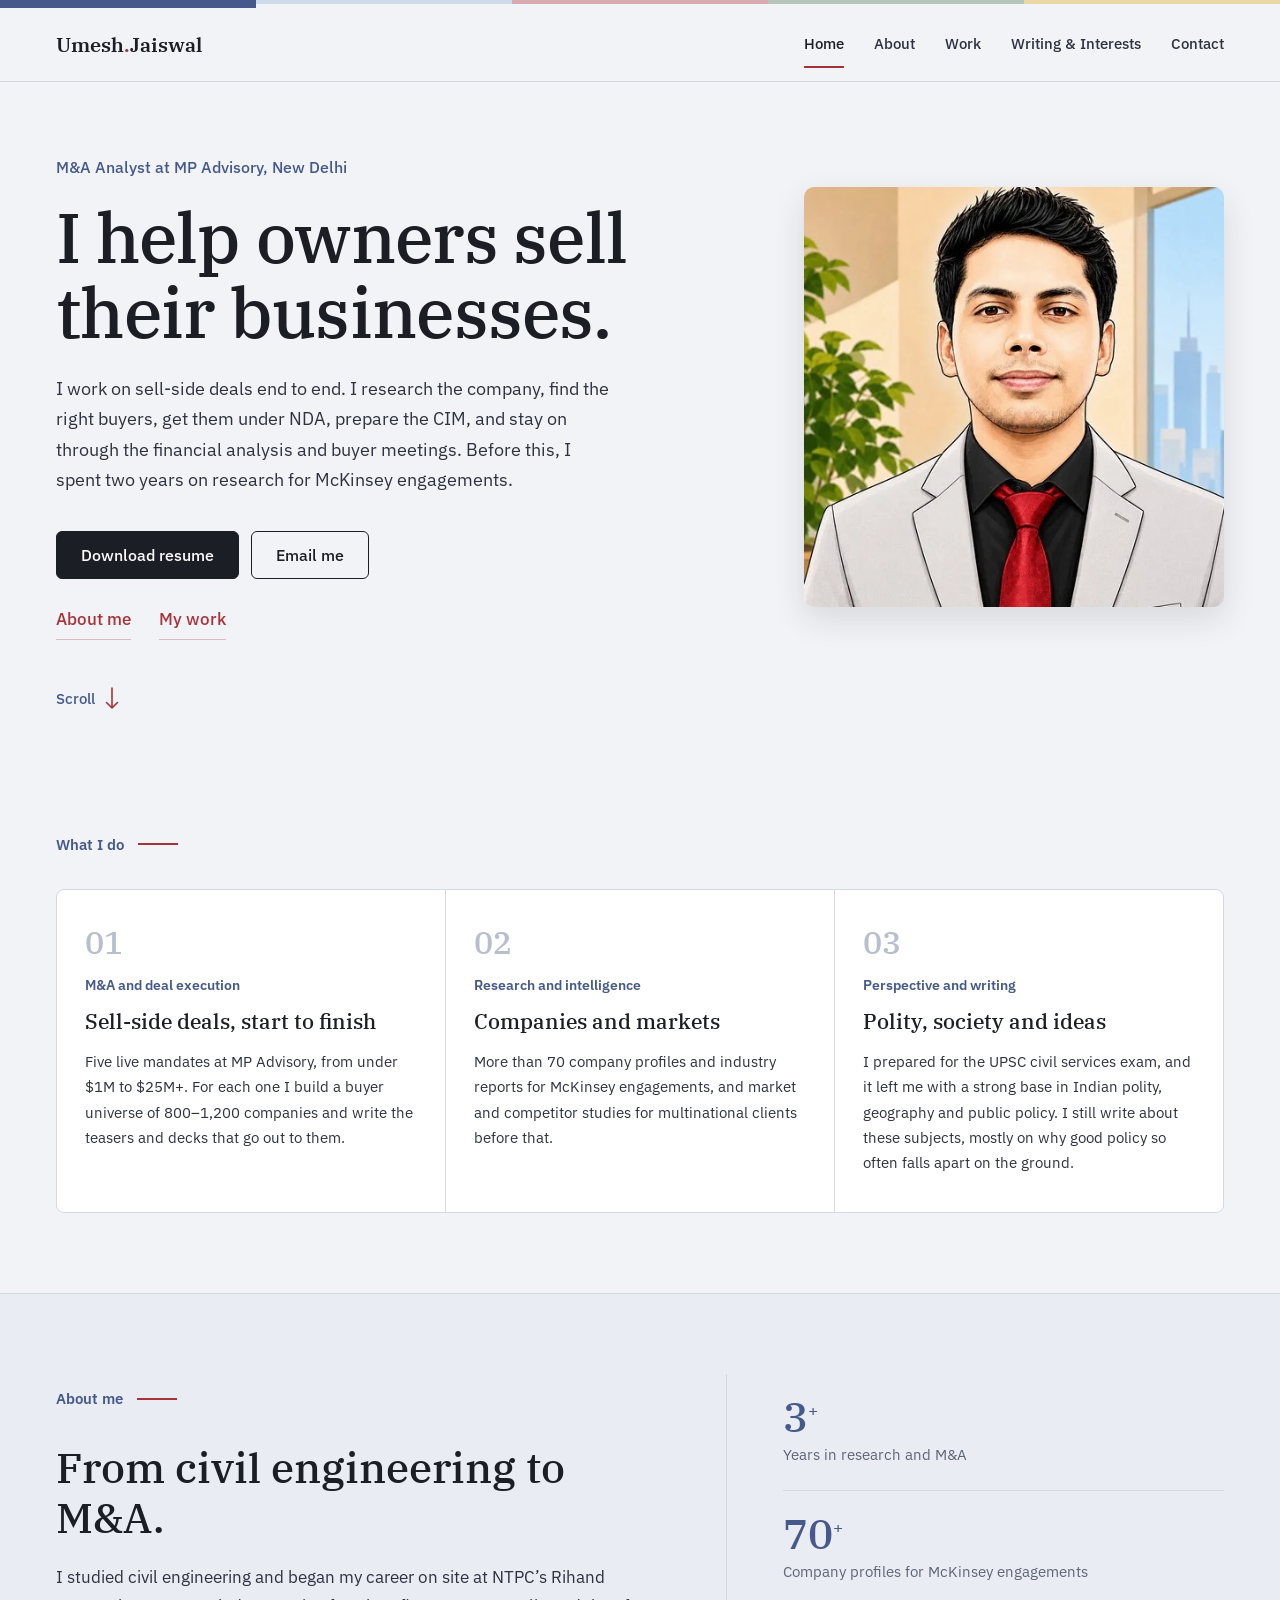
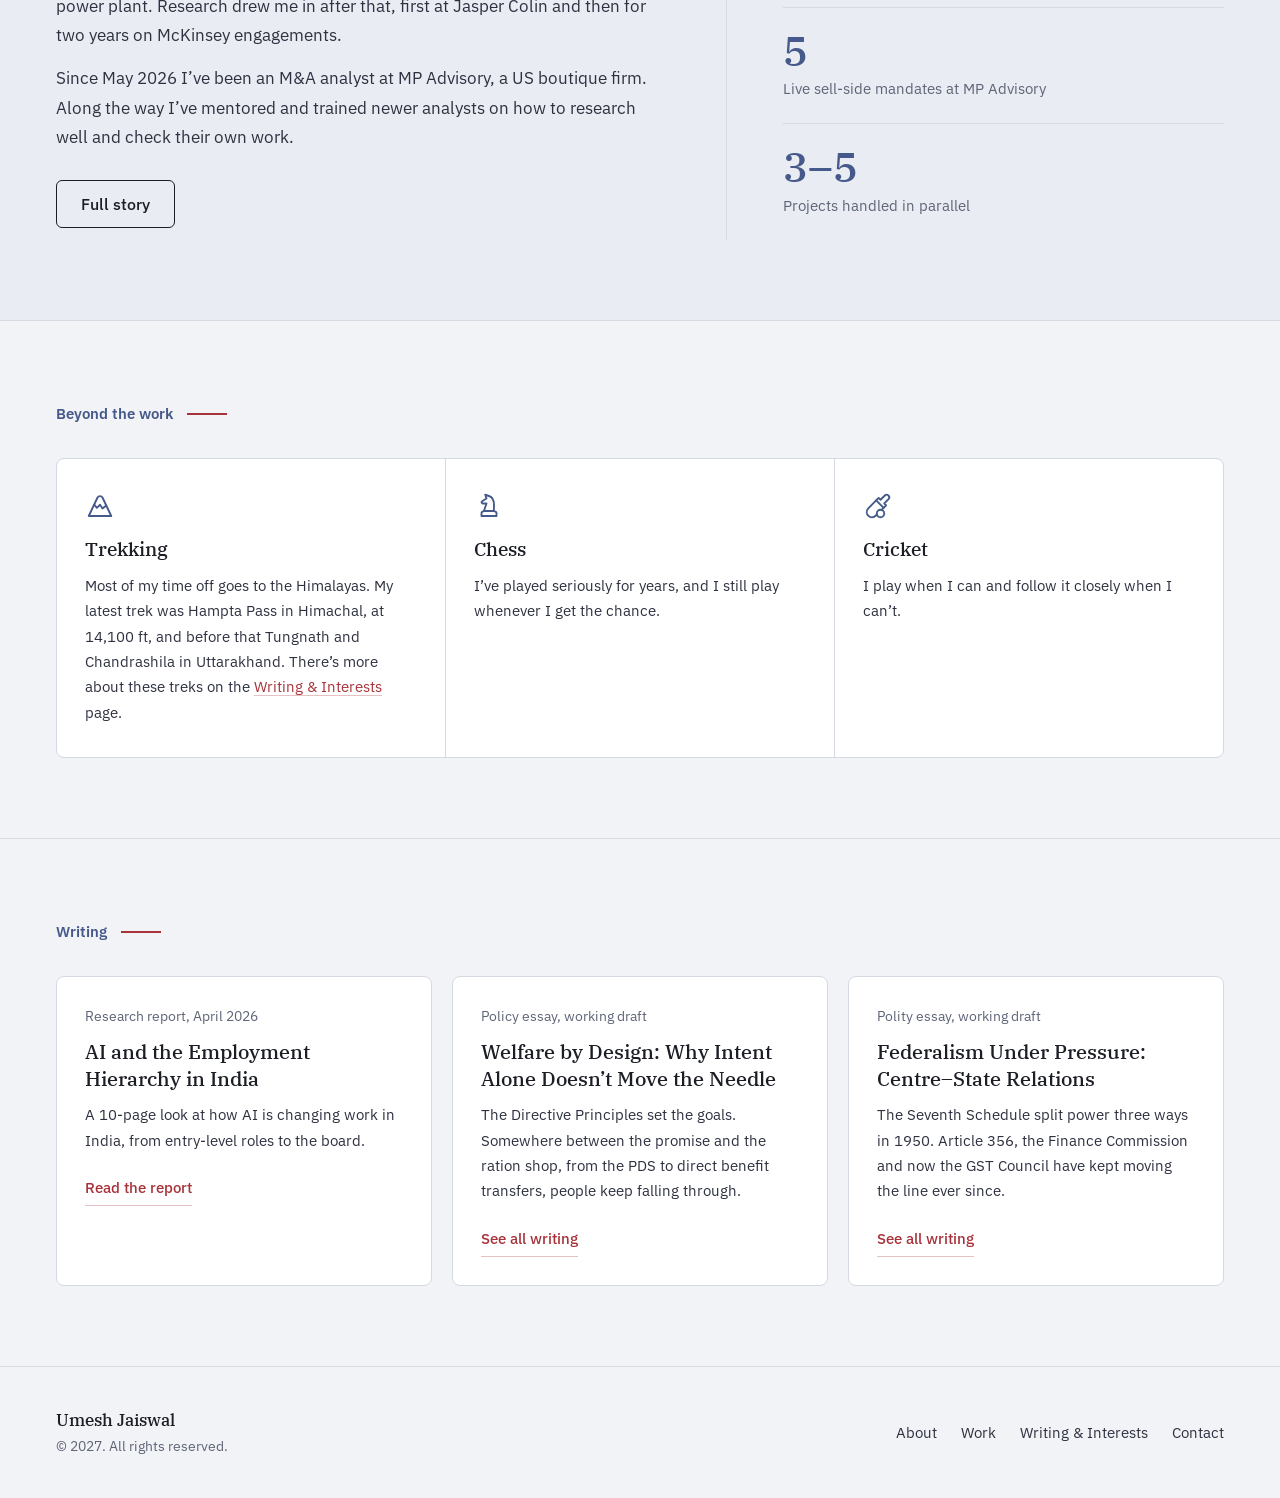
<file: index.html>
<!DOCTYPE html>
<html lang="en">
<head>
<meta charset="UTF-8">
<meta name="viewport" content="width=device-width, initial-scale=1.0">
<title>Umesh Jaiswal — M&amp;A Analyst</title>
<meta name="description" content="Umesh Jaiswal is an M&amp;A analyst at MP Advisory in New Delhi, working on sell-side deals end to end: buyer research, outreach and NDAs, CIMs and financial analysis.">
<link rel="icon" href="images/favicon.svg" type="image/svg+xml">
<meta property="og:type" content="website">
<meta property="og:url" content="https://umeshjaiswal06.github.io/">
<meta property="og:title" content="Umesh Jaiswal — M&amp;A Analyst">
<meta property="og:description" content="M&amp;A analyst at MP Advisory, New Delhi, working on sell-side deals: buyer research, outreach and NDAs, CIMs and financial analysis.">
<meta property="og:image" content="https://umeshjaiswal06.github.io/images/og-preview.jpg">
<meta name="twitter:card" content="summary_large_image">
<link rel="preconnect" href="https://fonts.googleapis.com">
<link rel="preconnect" href="https://fonts.gstatic.com" crossorigin>
<link href="https://fonts.googleapis.com/css2?family=IBM+Plex+Sans:wght@400;500;600&amp;family=IBM+Plex+Serif:wght@500;600&amp;display=swap" rel="stylesheet">
<link rel="stylesheet" href="style.css">
<script>document.documentElement.classList.add('js');</script>
</head>
<body>

<header class="topbar">
  <div class="flags" aria-hidden="true"><span class="on"></span><span></span><span></span><span></span><span></span></div>
  <nav id="nav" aria-label="Main">
    <a href="index.html" class="nav-logo">Umesh<span>.</span>Jaiswal</a>
    <button class="menu-btn" type="button" aria-expanded="false" aria-controls="site-menu">Menu</button>
    <ul id="site-menu">
      <li><a href="index.html" class="active" aria-current="page">Home</a></li>
      <li><a href="about.html">About</a></li>
      <li><a href="projects.html">Work</a></li>
      <li><a href="blog.html">Writing &amp; Interests</a></li>
      <li><a href="contact.html">Contact</a></li>
    </ul>
  </nav>
</header>

<main>
<section class="hero">
  <div class="hero-inner">
    <p class="eyebrow">M&amp;A Analyst at MP Advisory, New Delhi</p>
    <h1>I help owners sell their businesses.</h1>
    <p class="hero-sub">I work on sell-side deals end to end. I research the company, find the right buyers, get them under NDA, prepare the CIM, and stay on through the financial analysis and buyer meetings. Before this, I spent two years on research for McKinsey engagements.</p>
    <div class="ctas">
      <a href="Umesh_Jaiswal_Resume.pdf" class="btn btn-s">Download resume</a>
      <a href="mailto:umeshjaiswal977@gmail.com" class="btn btn-o">Email me</a>
    </div>
    <div class="hero-links">
      <a href="about.html">About me</a>
      <a href="projects.html">My work</a>
    </div>
  </div>
  <img class="headshot" src="images/umesh-jaiswal.webp" width="476" height="476" alt="Illustrated portrait of Umesh Jaiswal in a light grey suit and red tie">
  <a href="#what-i-do" class="scroll-hint">Scroll <svg viewBox="0 0 14 24" aria-hidden="true"><path d="M7 1v20M1.5 15.5 7 21l5.5-5.5"/></svg></a>
</section>

<!-- WHAT DEFINES ME -->
<section class="s" id="what-i-do">
  <div class="wrap">
  <div class="sec-lbl">What I do</div>
  <div class="svc-grid">
    <div class="svc rv d1">
      <div class="svc-n">01</div>
      <div class="svc-tag">M&amp;A and deal execution</div>
      <h3>Sell-side deals, start to finish</h3>
      <p>Five live mandates at MP Advisory, from under $1M to $25M+. For each one I build a buyer universe of 800–1,200 companies and write the teasers and decks that go out to them.</p>
    </div>
    <div class="svc rv d2">
      <div class="svc-n">02</div>
      <div class="svc-tag">Research and intelligence</div>
      <h3>Companies and markets</h3>
      <p>More than 70 company profiles and industry reports for McKinsey engagements, and market and competitor studies for multinational clients before that.</p>
    </div>
    <div class="svc rv d3">
      <div class="svc-n">03</div>
      <div class="svc-tag">Perspective and writing</div>
      <h3>Polity, society and ideas</h3>
      <p>I prepared for the UPSC civil services exam, and it left me with a strong base in Indian polity, geography and public policy. I still write about these subjects, mostly on why good policy so often falls apart on the ground.</p>
    </div>
  </div>
  </div>
</section>

<!-- ABOUT -->
<section class="s alt">
  <div class="wrap two-col">
    <div class="rv">
      <div class="sec-lbl">About me</div>
      <h2>From civil engineering to M&amp;A.</h2>
      <p class="lead">I studied civil engineering and began my career on site at NTPC’s Rihand power plant. Research drew me in after that, first at Jasper Colin and then for two years on McKinsey engagements.</p>
      <p class="lead">Since May 2026 I’ve been an M&amp;A analyst at MP Advisory, a US boutique firm. Along the way I’ve mentored and trained newer analysts on how to research well and check their own work.</p>
      <a href="about.html" class="btn btn-o" style="margin-top:28px;">Full story</a>
    </div>
    <div class="stats-side rv d2">
      <div class="stat"><div class="n">3<sup>+</sup></div><div class="d">Years in research and M&amp;A</div></div>
      <div class="stat"><div class="n">70<sup>+</sup></div><div class="d">Company profiles for McKinsey engagements</div></div>
      <div class="stat"><div class="n">5</div><div class="d">Live sell-side mandates at MP Advisory</div></div>
      <div class="stat"><div class="n">3–5</div><div class="d">Projects handled in parallel</div></div>
    </div>
  </div>
</section>

<!-- PERSONAL INTERESTS -->
<section class="s">
  <div class="wrap">
  <div class="sec-lbl">Beyond the work</div>
  <div class="interest-grid">
    <div class="interest-card rv d1">
      <span class="ic-icon"><svg class="line-icon" viewBox="0 0 24 24" fill="none" stroke="currentColor" stroke-width="1.5" stroke-linecap="round" stroke-linejoin="round" aria-hidden="true" focusable="false"><path d="M3 20h18l-6.921 -14.612a2.3 2.3 0 0 0 -4.158 0l-6.921 14.612z"/><path d="M7.5 11l2 2.5l2.5 -2.5l2 3l2.5 -2"/></svg></span>
      <h4>Trekking</h4>
      <p>Most of my time off goes to the Himalayas. My latest trek was Hampta Pass in Himachal, at 14,100 ft, and before that Tungnath and Chandrashila in Uttarakhand. There’s more about these treks on the <a href="blog.html">Writing &amp; Interests</a> page.</p>
    </div>
    <div class="interest-card rv d2">
      <span class="ic-icon"><svg class="line-icon" viewBox="0 0 24 24" fill="none" stroke="currentColor" stroke-width="1.5" stroke-linecap="round" stroke-linejoin="round" aria-hidden="true" focusable="false"><path d="M8 16l-1.447 .724a1 1 0 0 0 -.553 .894v2.382h12v-2.382a1 1 0 0 0 -.553 -.894l-1.447 -.724h-8z"/><path d="M9 3l1 3l-3.491 2.148a1 1 0 0 0 .524 1.852h2.967l-2.073 6h7.961l.112 -5c0 -3 -1.09 -5.983 -4 -7c-1.94 -.678 -2.94 -1.011 -3 -1z"/></svg></span>
      <h4>Chess</h4>
      <p>I’ve played seriously for years, and I still play whenever I get the chance.</p>
    </div>
    <div class="interest-card rv d3">
      <span class="ic-icon"><svg class="line-icon" viewBox="0 0 24 24" fill="none" stroke="currentColor" stroke-width="1.5" stroke-linecap="round" stroke-linejoin="round" aria-hidden="true" focusable="false"><path d="M11.105 18.79l-1 .992a4.159 4.159 0 0 1 -6.038 -5.715l.157 -.166l8.282 -8.401l1.5 1.5l3.45 -3.391a2.08 2.08 0 0 1 3.057 2.815l-.116 .126l-3.391 3.45l1.5 1.5l-3.668 3.617"/><path d="M10.5 7.5l6 6"/><path d="M14 18m-3 0a3 3 0 1 0 6 0a3 3 0 1 0 -6 0"/></svg></span>
      <h4>Cricket</h4>
      <p>I play when I can and follow it closely when I can’t.</p>
    </div>
  </div>
  </div>
</section>

<!-- WRITING -->
<section class="s">
  <div class="wrap">
  <div class="sec-lbl">Writing</div>
  <div class="cards">
    <div class="card rv d1">
      <div class="card-meta">Research report, April 2026</div>
      <h3>AI and the Employment Hierarchy in India</h3>
      <p>A 10-page look at how AI is changing work in India, from entry-level roles to the board.</p>
      <a href="projects.html#report" class="card-lnk">Read the report</a>
    </div>
    <div class="card rv d2">
      <div class="card-meta">Policy essay, working draft</div>
      <h3>Welfare by Design: Why Intent Alone Doesn’t Move the Needle</h3>
      <p>The Directive Principles set the goals. Somewhere between the promise and the ration shop, from the PDS to direct benefit transfers, people keep falling through.</p>
      <a href="blog.html" class="card-lnk">See all writing</a>
    </div>
    <div class="card rv d3">
      <div class="card-meta">Polity essay, working draft</div>
      <h3>Federalism Under Pressure: Centre–State Relations</h3>
      <p>The Seventh Schedule split power three ways in 1950. Article 356, the Finance Commission and now the GST Council have kept moving the line ever since.</p>
      <a href="blog.html" class="card-lnk">See all writing</a>
    </div>
  </div>
  </div>
</section>
</main>

<footer>
  <div class="fl"><div class="fn">Umesh Jaiswal</div>© 2027. All rights reserved.</div>
  <nav class="fnav" aria-label="Footer">
    <a href="about.html">About</a>
    <a href="projects.html">Work</a>
    <a href="blog.html">Writing &amp; Interests</a>
    <a href="contact.html">Contact</a>
  </nav>
</footer>

<script src="main.js"></script>
</body>
</html>
</file>
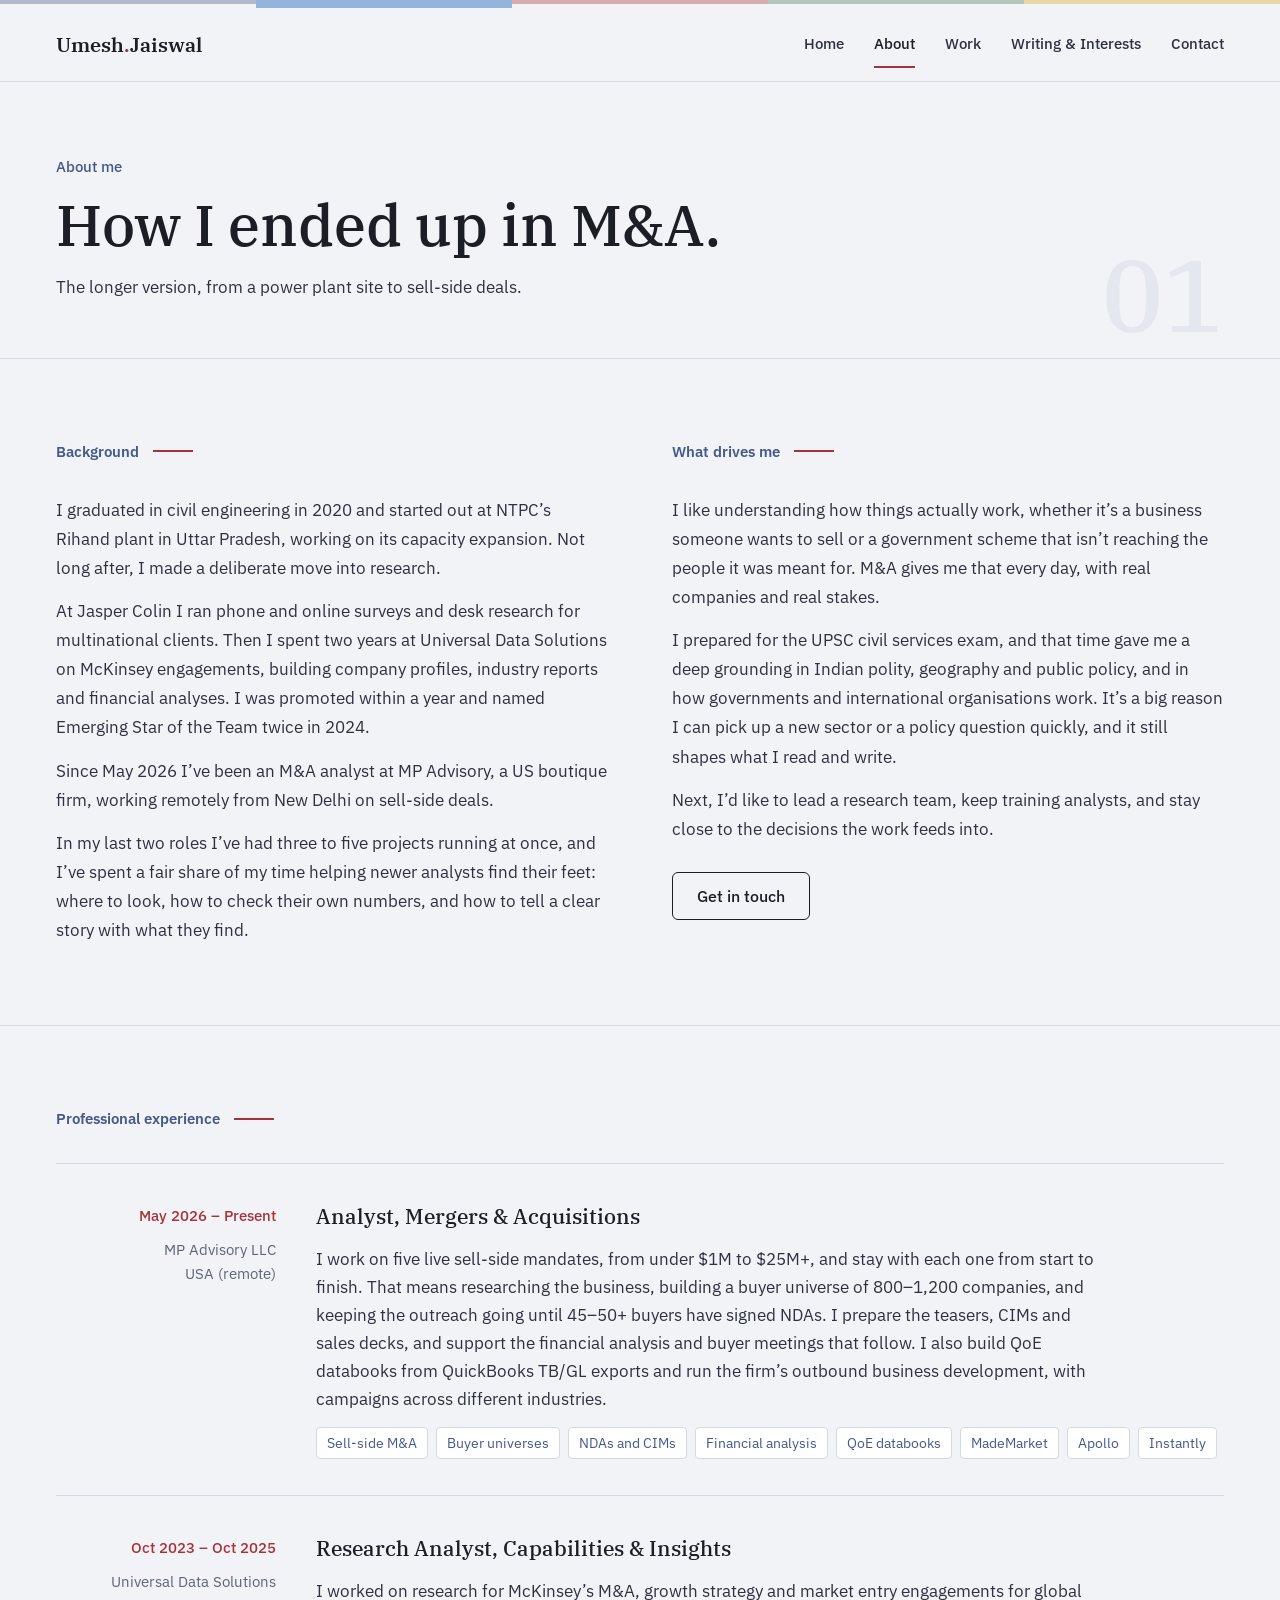
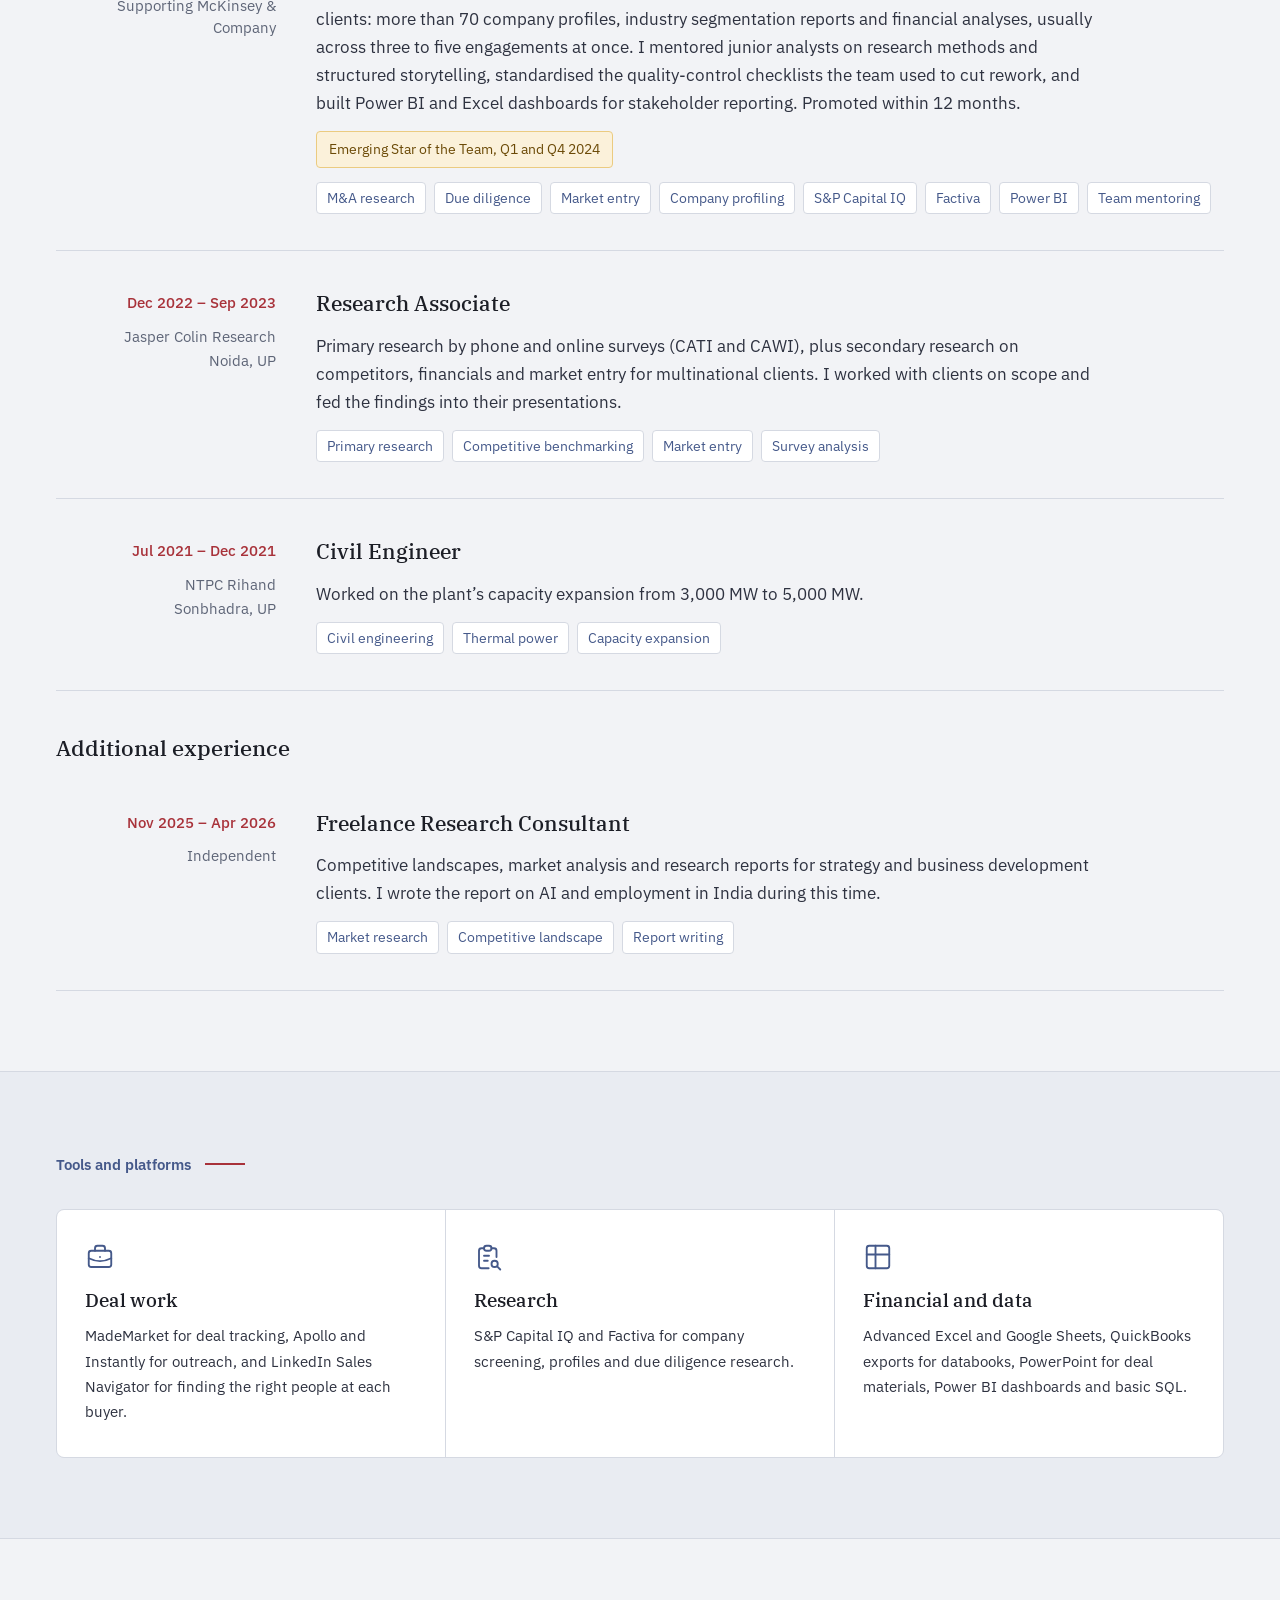
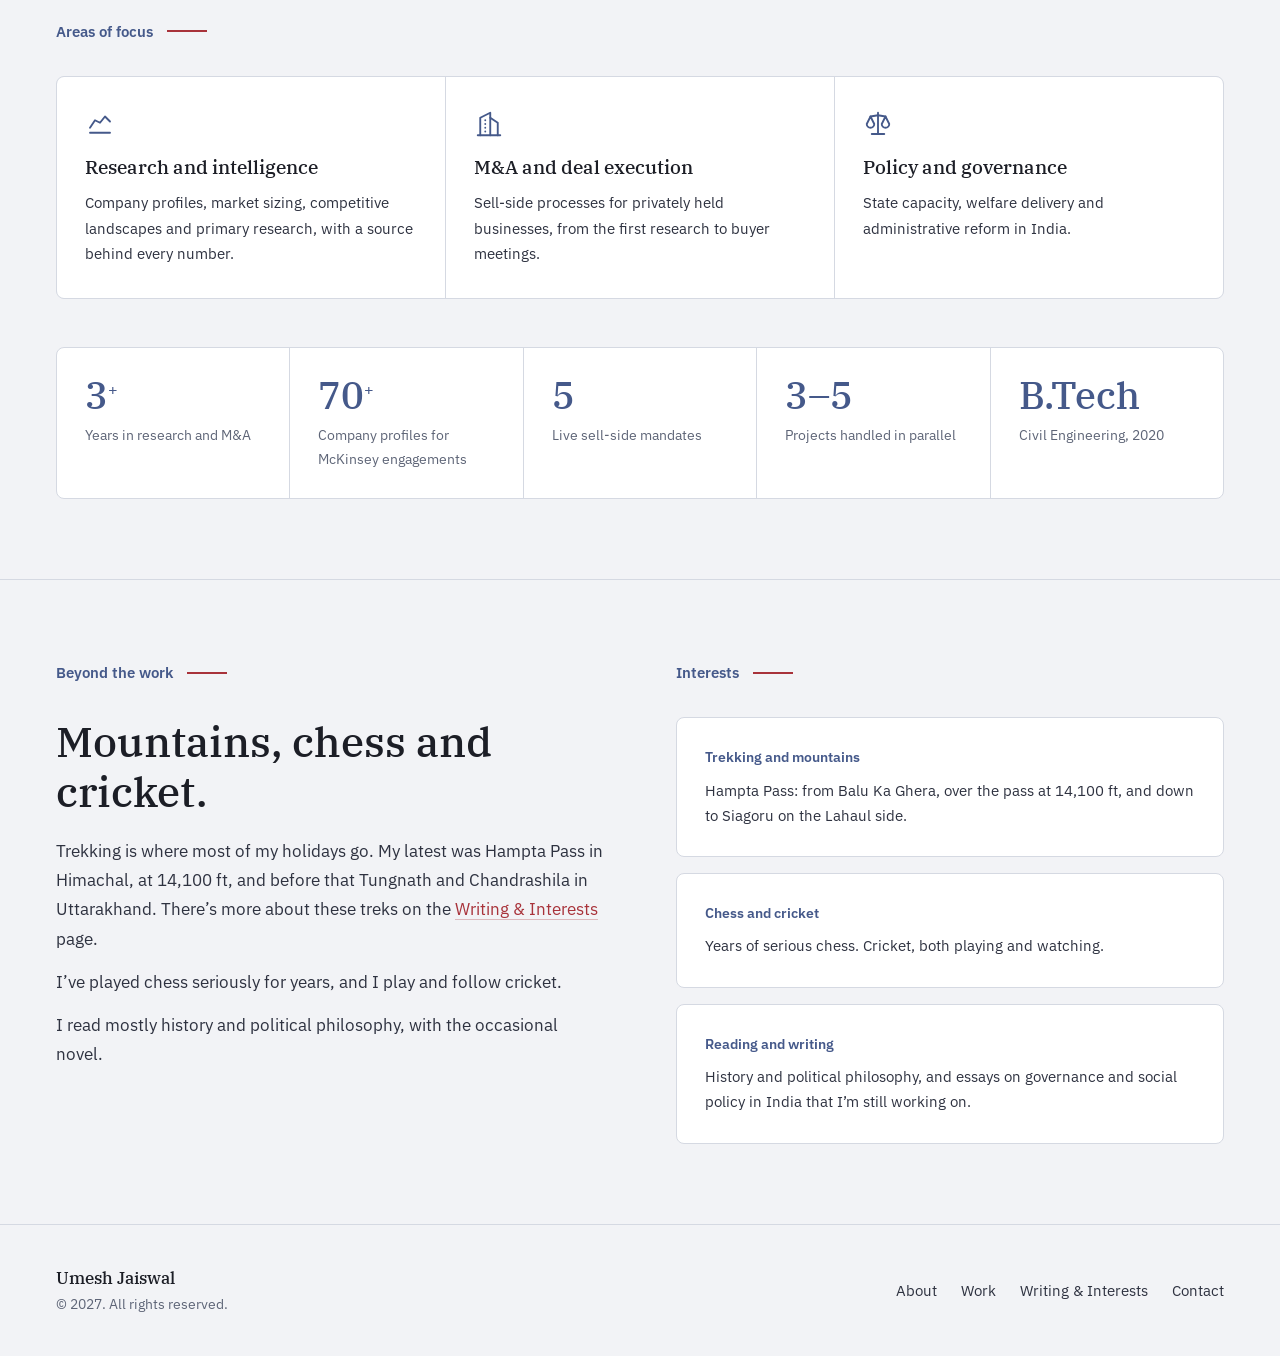
<file: about.html>
<!DOCTYPE html>
<html lang="en">
<head>
<meta charset="UTF-8">
<meta name="viewport" content="width=device-width, initial-scale=1.0">
<title>About — Umesh Jaiswal</title>
<meta name="description" content="How Umesh Jaiswal went from civil engineering at NTPC to research on McKinsey engagements and sell-side M&amp;A at MP Advisory.">
<link rel="icon" href="images/favicon.svg" type="image/svg+xml">
<link rel="preconnect" href="https://fonts.googleapis.com">
<link rel="preconnect" href="https://fonts.gstatic.com" crossorigin>
<link href="https://fonts.googleapis.com/css2?family=IBM+Plex+Sans:wght@400;500;600&amp;family=IBM+Plex+Serif:wght@500;600&amp;display=swap" rel="stylesheet">
<link rel="stylesheet" href="style.css">
<script>document.documentElement.classList.add('js');</script>
</head>
<body>

<header class="topbar">
  <div class="flags" aria-hidden="true"><span></span><span class="on"></span><span></span><span></span><span></span></div>
  <nav id="nav" aria-label="Main">
    <a href="index.html" class="nav-logo">Umesh<span>.</span>Jaiswal</a>
    <button class="menu-btn" type="button" aria-expanded="false" aria-controls="site-menu">Menu</button>
    <ul id="site-menu">
      <li><a href="index.html">Home</a></li>
      <li><a href="about.html" class="active" aria-current="page">About</a></li>
      <li><a href="projects.html">Work</a></li>
      <li><a href="blog.html">Writing &amp; Interests</a></li>
      <li><a href="contact.html">Contact</a></li>
    </ul>
  </nav>
</header>

<main>
<div class="ph">
  <div class="ph-lbl">About me</div>
  <h1>How I ended up in M&amp;A.</h1>
  <p>The longer version, from a power plant site to sell-side deals.</p>
  <div class="ph-num" aria-hidden="true">01</div>
</div>

<!-- INTRO -->
<section class="s">
  <div class="wrap g2">
    <div class="rv">
      <div class="sec-lbl">Background</div>
      <p class="lead">I graduated in civil engineering in 2020 and started out at NTPC’s Rihand plant in Uttar Pradesh, working on its capacity expansion. Not long after, I made a deliberate move into research.</p>
      <p class="lead">At Jasper Colin I ran phone and online surveys and desk research for multinational clients. Then I spent two years at Universal Data Solutions on McKinsey engagements, building company profiles, industry reports and financial analyses. I was promoted within a year and named Emerging Star of the Team twice in 2024.</p>
      <p class="lead">Since May 2026 I’ve been an M&amp;A analyst at MP Advisory, a US boutique firm, working remotely from New Delhi on sell-side deals.</p>
      <p class="lead">In my last two roles I’ve had three to five projects running at once, and I’ve spent a fair share of my time helping newer analysts find their feet: where to look, how to check their own numbers, and how to tell a clear story with what they find.</p>
    </div>
    <div class="rv d2">
      <div class="sec-lbl">What drives me</div>
      <p class="lead">I like understanding how things actually work, whether it’s a business someone wants to sell or a government scheme that isn’t reaching the people it was meant for. M&amp;A gives me that every day, with real companies and real stakes.</p>
      <p class="lead">I prepared for the UPSC civil services exam, and that time gave me a deep grounding in Indian polity, geography and public policy, and in how governments and international organisations work. It’s a big reason I can pick up a new sector or a policy question quickly, and it still shapes what I read and write.</p>
      <p class="lead">Next, I’d like to lead a research team, keep training analysts, and stay close to the decisions the work feeds into.</p>
      <a href="contact.html" class="btn btn-o" style="margin-top:28px;">Get in touch</a>
    </div>
  </div>
</section>

<!-- PROFESSIONAL EXPERIENCE -->
<section class="s">
  <div class="wrap">
  <div class="sec-lbl">Professional experience</div>
  <div class="exp-list">

    <div class="exp-item rv">
      <div class="exp-meta">
        <span class="exp-period">May 2026 – Present</span>
        <span class="exp-org">MP Advisory LLC<em>USA (remote)</em></span>
      </div>
      <div>
        <div class="exp-role">Analyst, Mergers &amp; Acquisitions</div>
        <p class="exp-desc">I work on five live sell-side mandates, from under $1M to $25M+, and stay with each one from start to finish. That means researching the business, building a buyer universe of 800–1,200 companies, and keeping the outreach going until 45–50+ buyers have signed NDAs. I prepare the teasers, CIMs and sales decks, and support the financial analysis and buyer meetings that follow. I also build QoE databooks from QuickBooks TB/GL exports and run the firm’s outbound business development, with campaigns across different industries.</p>
        <div class="exp-tags">
          <span class="tag">Sell-side M&amp;A</span>
          <span class="tag">Buyer universes</span>
          <span class="tag">NDAs and CIMs</span>
          <span class="tag">Financial analysis</span>
          <span class="tag">QoE databooks</span>
          <span class="tag">MadeMarket</span>
          <span class="tag">Apollo</span>
          <span class="tag">Instantly</span>
        </div>
      </div>
    </div>

    <div class="exp-item rv">
      <div class="exp-meta">
        <span class="exp-period">Oct 2023 – Oct 2025</span>
        <span class="exp-org">Universal Data Solutions<em>Supporting McKinsey &amp; Company</em></span>
      </div>
      <div>
        <div class="exp-role">Research Analyst, Capabilities &amp; Insights</div>
        <p class="exp-desc">I worked on research for McKinsey’s M&amp;A, growth strategy and market entry engagements for global clients: more than 70 company profiles, industry segmentation reports and financial analyses, usually across three to five engagements at once. I mentored junior analysts on research methods and structured storytelling, standardised the quality-control checklists the team used to cut rework, and built Power BI and Excel dashboards for stakeholder reporting. Promoted within 12 months.</p>
        <div class="award-badge">Emerging Star of the Team, Q1 and Q4 2024</div>
        <div class="exp-tags">
          <span class="tag">M&amp;A research</span>
          <span class="tag">Due diligence</span>
          <span class="tag">Market entry</span>
          <span class="tag">Company profiling</span>
          <span class="tag">S&amp;P Capital IQ</span>
          <span class="tag">Factiva</span>
          <span class="tag">Power BI</span>
          <span class="tag">Team mentoring</span>
        </div>
      </div>
    </div>

    <div class="exp-item rv">
      <div class="exp-meta">
        <span class="exp-period">Dec 2022 – Sep 2023</span>
        <span class="exp-org">Jasper Colin Research<em>Noida, UP</em></span>
      </div>
      <div>
        <div class="exp-role">Research Associate</div>
        <p class="exp-desc">Primary research by phone and online surveys (CATI and CAWI), plus secondary research on competitors, financials and market entry for multinational clients. I worked with clients on scope and fed the findings into their presentations.</p>
        <div class="exp-tags">
          <span class="tag">Primary research</span>
          <span class="tag">Competitive benchmarking</span>
          <span class="tag">Market entry</span>
          <span class="tag">Survey analysis</span>
        </div>
      </div>
    </div>

    <div class="exp-item rv">
      <div class="exp-meta">
        <span class="exp-period">Jul 2021 – Dec 2021</span>
        <span class="exp-org">NTPC Rihand<em>Sonbhadra, UP</em></span>
      </div>
      <div>
        <div class="exp-role">Civil Engineer</div>
        <p class="exp-desc">Worked on the plant’s capacity expansion from 3,000 MW to 5,000 MW.</p>
        <div class="exp-tags">
          <span class="tag">Civil engineering</span>
          <span class="tag">Thermal power</span>
          <span class="tag">Capacity expansion</span>
        </div>
      </div>
    </div>

    <h3 class="exp-sub">Additional experience</h3>

    <div class="exp-item rv">
      <div class="exp-meta">
        <span class="exp-period">Nov 2025 – Apr 2026</span>
        <span class="exp-org">Independent</span>
      </div>
      <div>
        <div class="exp-role">Freelance Research Consultant</div>
        <p class="exp-desc">Competitive landscapes, market analysis and research reports for strategy and business development clients. I wrote the report on AI and employment in India during this time.</p>
        <div class="exp-tags">
          <span class="tag">Market research</span>
          <span class="tag">Competitive landscape</span>
          <span class="tag">Report writing</span>
        </div>
      </div>
    </div>

  </div>
  </div>
</section>

<!-- TOOLS -->
<section class="s alt">
  <div class="wrap">
  <div class="sec-lbl">Tools and platforms</div>
  <div class="pillar-grid">
    <div class="pillar rv d1">
      <span class="icon"><svg class="line-icon" viewBox="0 0 24 24" fill="none" stroke="currentColor" stroke-width="1.5" stroke-linecap="round" stroke-linejoin="round" aria-hidden="true" focusable="false"><path d="M3 7m0 2a2 2 0 0 1 2 -2h14a2 2 0 0 1 2 2v9a2 2 0 0 1 -2 2h-14a2 2 0 0 1 -2 -2z"/><path d="M8 7v-2a2 2 0 0 1 2 -2h4a2 2 0 0 1 2 2v2"/><path d="M12 12l0 .01"/><path d="M3 13a20 20 0 0 0 18 0"/></svg></span>
      <h4>Deal work</h4>
      <p>MadeMarket for deal tracking, Apollo and Instantly for outreach, and LinkedIn Sales Navigator for finding the right people at each buyer.</p>
    </div>
    <div class="pillar rv d2">
      <span class="icon"><svg class="line-icon" viewBox="0 0 24 24" fill="none" stroke="currentColor" stroke-width="1.5" stroke-linecap="round" stroke-linejoin="round" aria-hidden="true" focusable="false"><path d="M8 5h-2a2 2 0 0 0 -2 2v12a2 2 0 0 0 2 2h5.697"/><path d="M18 12v-5a2 2 0 0 0 -2 -2h-2"/><path d="M8 3m0 2a2 2 0 0 1 2 -2h2a2 2 0 0 1 2 2v0a2 2 0 0 1 -2 2h-2a2 2 0 0 1 -2 -2z"/><path d="M8 11h4"/><path d="M8 15h3"/><path d="M16.5 17.5m-2.5 0a2.5 2.5 0 1 0 5 0a2.5 2.5 0 1 0 -5 0"/><path d="M18.5 19.5l2.5 2.5"/></svg></span>
      <h4>Research</h4>
      <p>S&amp;P Capital IQ and Factiva for company screening, profiles and due diligence research.</p>
    </div>
    <div class="pillar rv d3">
      <span class="icon"><svg class="line-icon" viewBox="0 0 24 24" fill="none" stroke="currentColor" stroke-width="1.5" stroke-linecap="round" stroke-linejoin="round" aria-hidden="true" focusable="false"><path d="M3 5a2 2 0 0 1 2 -2h14a2 2 0 0 1 2 2v14a2 2 0 0 1 -2 2h-14a2 2 0 0 1 -2 -2v-14z"/><path d="M3 10h18"/><path d="M10 3v18"/></svg></span>
      <h4>Financial and data</h4>
      <p>Advanced Excel and Google Sheets, QuickBooks exports for databooks, PowerPoint for deal materials, Power BI dashboards and basic SQL.</p>
    </div>
  </div>
  </div>
</section>

<!-- AREAS OF FOCUS -->
<section class="s">
  <div class="wrap">
  <div class="sec-lbl">Areas of focus</div>
  <div class="pillar-grid">
    <div class="pillar rv d1">
      <span class="icon"><svg class="line-icon" viewBox="0 0 24 24" fill="none" stroke="currentColor" stroke-width="1.5" stroke-linecap="round" stroke-linejoin="round" aria-hidden="true" focusable="false"><path d="M4 19l16 0"/><path d="M4 15l4 -6l4 2l4 -5l4 4"/></svg></span>
      <h4>Research and intelligence</h4>
      <p>Company profiles, market sizing, competitive landscapes and primary research, with a source behind every number.</p>
    </div>
    <div class="pillar rv d2">
      <span class="icon"><svg class="line-icon" viewBox="0 0 24 24" fill="none" stroke="currentColor" stroke-width="1.5" stroke-linecap="round" stroke-linejoin="round" aria-hidden="true" focusable="false"><path d="M3 21l18 0"/><path d="M5 21v-14l8 -4v18"/><path d="M19 21v-10l-6 -4"/><path d="M9 9l0 .01"/><path d="M9 12l0 .01"/><path d="M9 15l0 .01"/><path d="M9 18l0 .01"/></svg></span>
      <h4>M&amp;A and deal execution</h4>
      <p>Sell-side processes for privately held businesses, from the first research to buyer meetings.</p>
    </div>
    <div class="pillar rv d3">
      <span class="icon"><svg class="line-icon" viewBox="0 0 24 24" fill="none" stroke="currentColor" stroke-width="1.5" stroke-linecap="round" stroke-linejoin="round" aria-hidden="true" focusable="false"><path d="M7 20l10 0"/><path d="M6 6l6 -1l6 1"/><path d="M12 3l0 17"/><path d="M9 12l-3 -6l-3 6a3 3 0 0 0 6 0"/><path d="M21 12l-3 -6l-3 6a3 3 0 0 0 6 0"/></svg></span>
      <h4>Policy and governance</h4>
      <p>State capacity, welfare delivery and administrative reform in India.</p>
    </div>
  </div>
  <div class="stat-row rv">
    <div class="sr-item"><div class="n">3<sup>+</sup></div><div class="d">Years in research and M&amp;A</div></div>
    <div class="sr-item"><div class="n">70<sup>+</sup></div><div class="d">Company profiles for McKinsey engagements</div></div>
    <div class="sr-item"><div class="n">5</div><div class="d">Live sell-side mandates</div></div>
    <div class="sr-item"><div class="n">3–5</div><div class="d">Projects handled in parallel</div></div>
    <div class="sr-item"><div class="n">B.Tech</div><div class="d">Civil Engineering, 2020</div></div>
  </div>
  </div>
</section>

<!-- BEYOND WORK -->
<section class="s">
  <div class="wrap g21">
    <div class="rv">
      <div class="sec-lbl">Beyond the work</div>
      <h2>Mountains, chess and cricket.</h2>
      <p class="lead">Trekking is where most of my holidays go. My latest was Hampta Pass in Himachal, at 14,100 ft, and before that Tungnath and Chandrashila in Uttarakhand. There’s more about these treks on the <a href="blog.html">Writing &amp; Interests</a> page.</p>
      <p class="lead">I’ve played chess seriously for years, and I play and follow cricket.</p>
      <p class="lead">I read mostly history and political philosophy, with the occasional novel.</p>
    </div>
    <div class="rv d2">
      <div class="sec-lbl">Interests</div>
      <div style="display:flex;flex-direction:column;gap:16px;">
        <div class="card">
          <div class="card-lbl">Trekking and mountains</div>
          <p>Hampta Pass: from Balu Ka Ghera, over the pass at 14,100 ft, and down to Siagoru on the Lahaul side.</p>
        </div>
        <div class="card">
          <div class="card-lbl">Chess and cricket</div>
          <p>Years of serious chess. Cricket, both playing and watching.</p>
        </div>
        <div class="card">
          <div class="card-lbl">Reading and writing</div>
          <p>History and political philosophy, and essays on governance and social policy in India that I’m still working on.</p>
        </div>
      </div>
    </div>
  </div>
</section>
</main>

<footer>
  <div class="fl"><div class="fn">Umesh Jaiswal</div>© 2027. All rights reserved.</div>
  <nav class="fnav" aria-label="Footer">
    <a href="about.html">About</a>
    <a href="projects.html">Work</a>
    <a href="blog.html">Writing &amp; Interests</a>
    <a href="contact.html">Contact</a>
  </nav>
</footer>

<script src="main.js"></script>
</body>
</html>
</file>
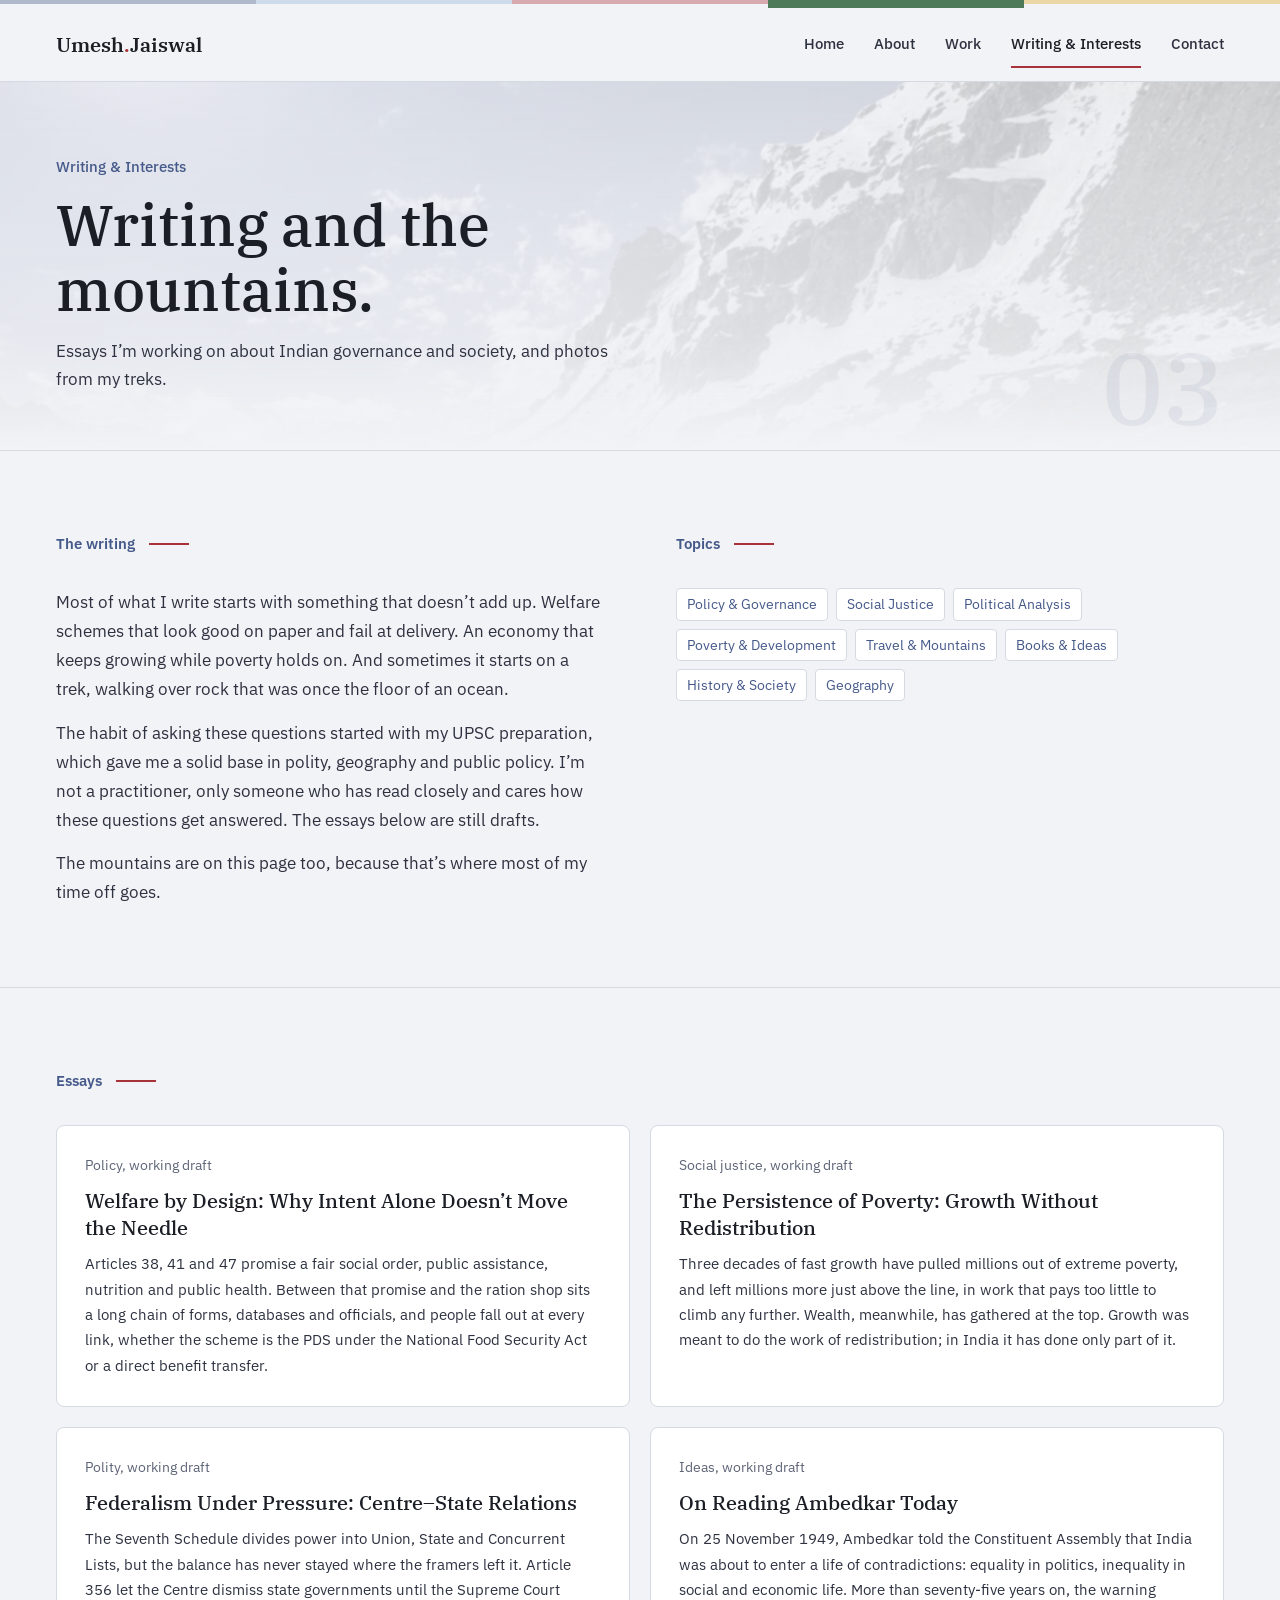
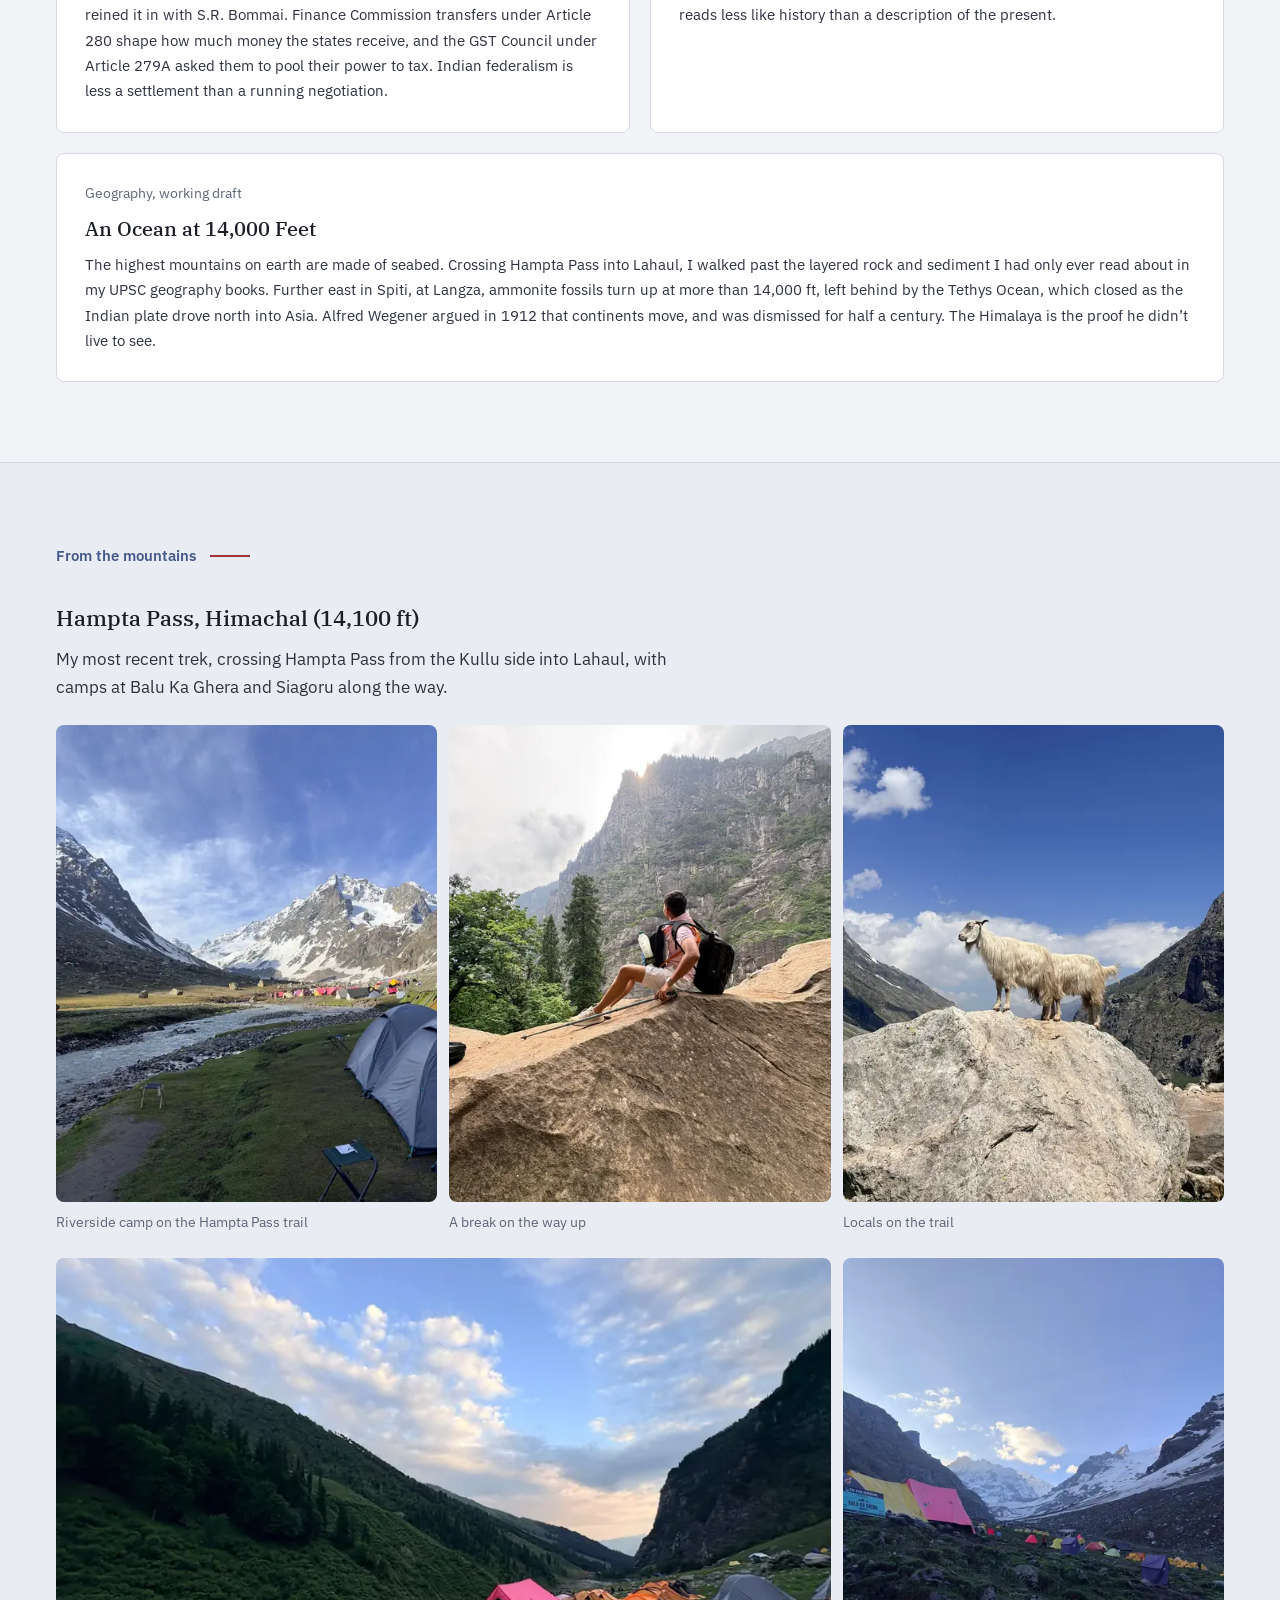
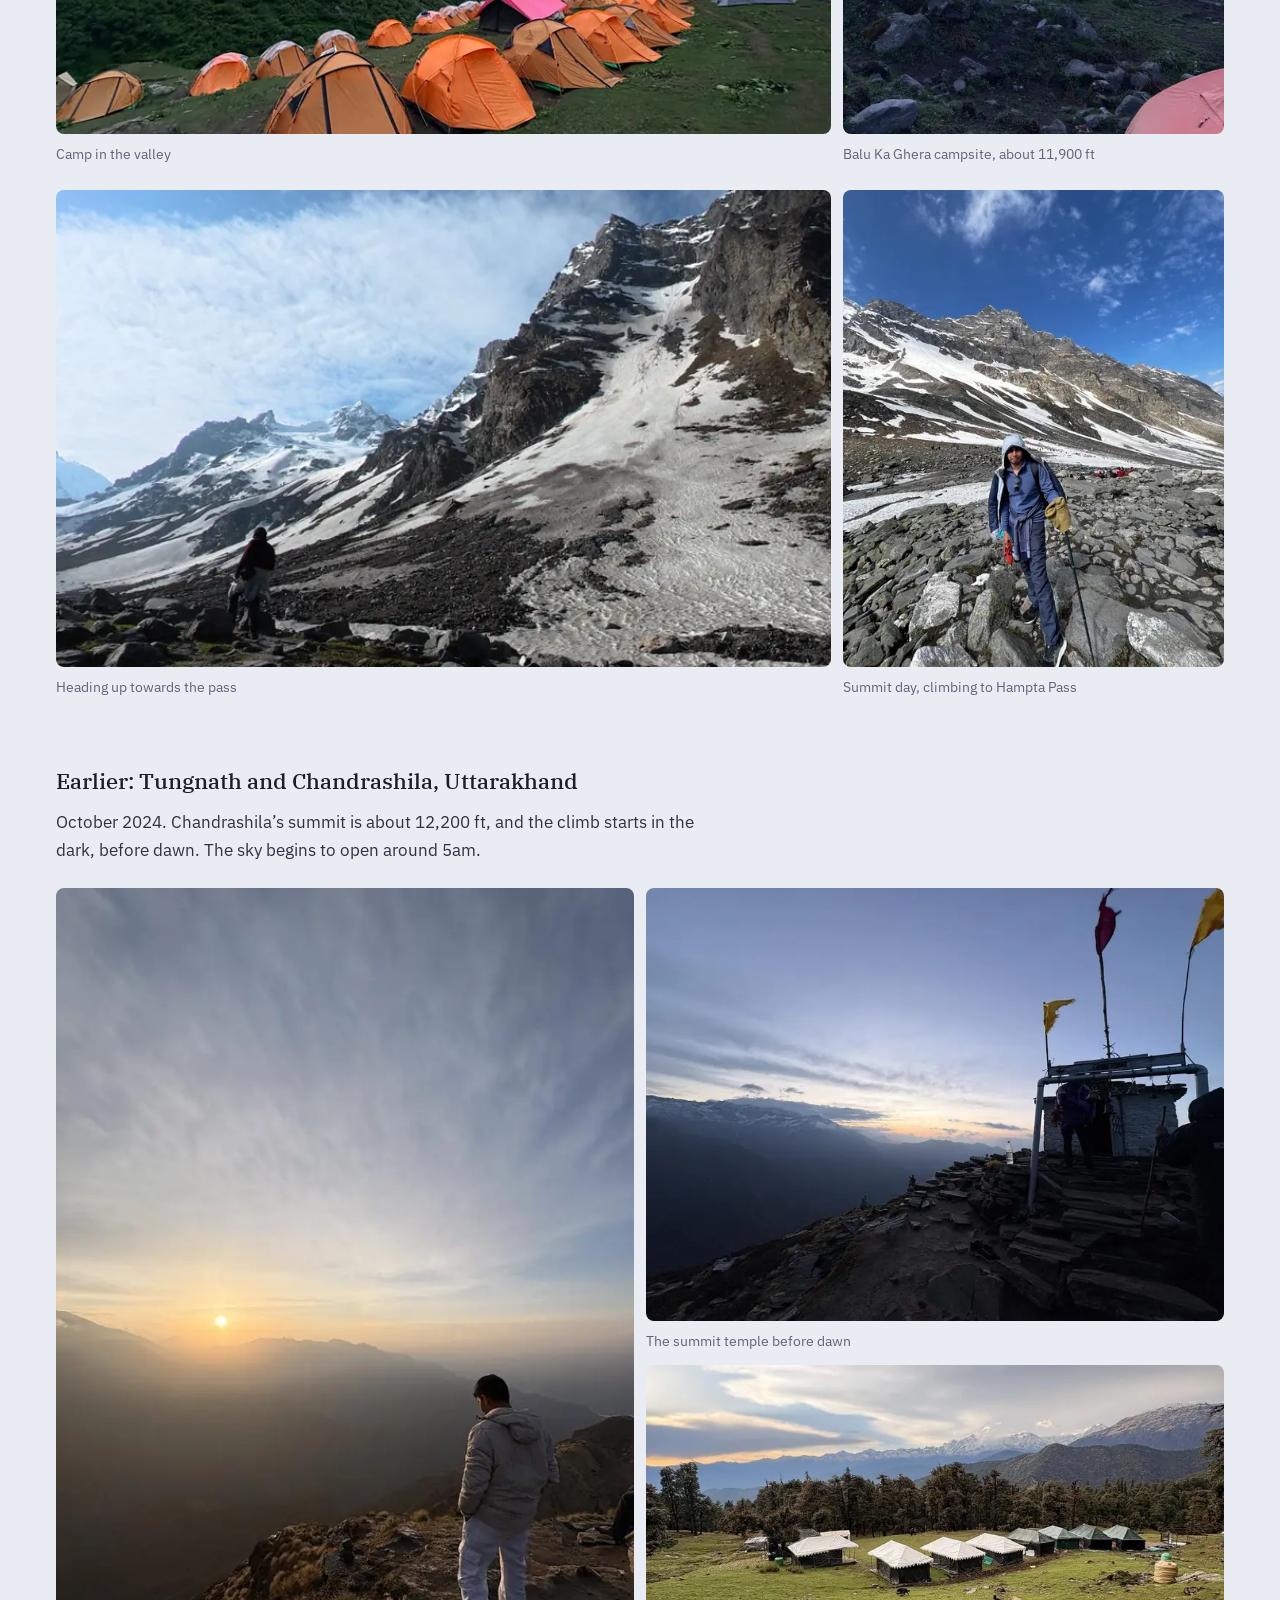
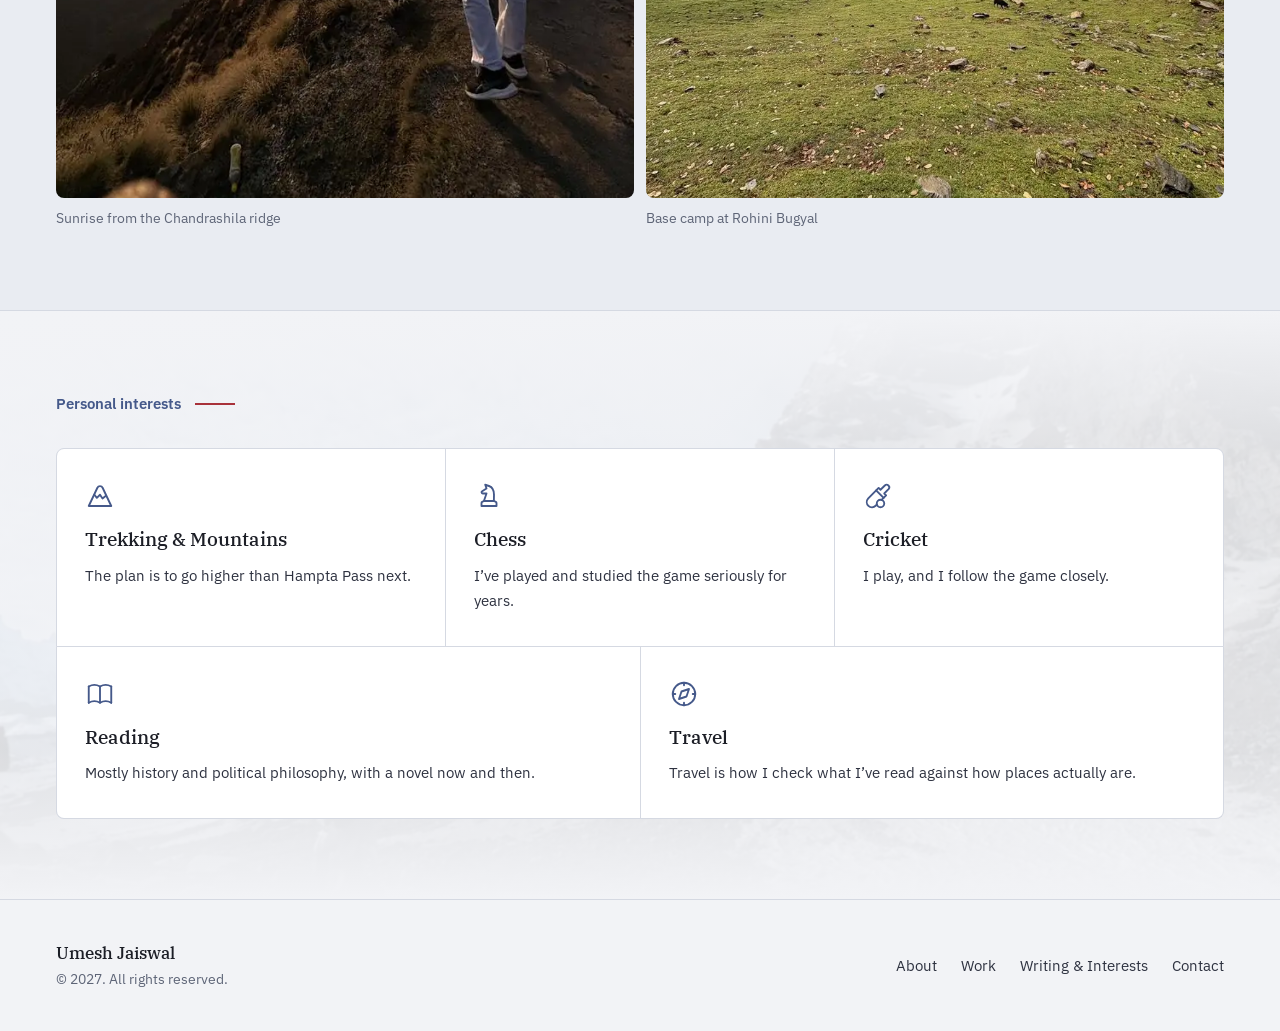
<file: blog.html>
<!DOCTYPE html>
<html lang="en">
<head>
<meta charset="UTF-8">
<meta name="viewport" content="width=device-width, initial-scale=1.0">
<title>Writing &amp; Interests — Umesh Jaiswal</title>
<meta name="description" content="Essays in progress on Indian governance and society, and photos from Himalayan treks, most recently Hampta Pass in Himachal.">
<link rel="icon" href="images/favicon.svg" type="image/svg+xml">
<link rel="preconnect" href="https://fonts.googleapis.com">
<link rel="preconnect" href="https://fonts.gstatic.com" crossorigin>
<link href="https://fonts.googleapis.com/css2?family=IBM+Plex+Sans:wght@400;500;600&amp;family=IBM+Plex+Serif:wght@500;600&amp;display=swap" rel="stylesheet">
<link rel="stylesheet" href="style.css">
<script>document.documentElement.classList.add('js');</script>
</head>
<body>

<header class="topbar">
  <div class="flags" aria-hidden="true"><span></span><span></span><span></span><span class="on"></span><span></span></div>
  <nav id="nav" aria-label="Main">
    <a href="index.html" class="nav-logo">Umesh<span>.</span>Jaiswal</a>
    <button class="menu-btn" type="button" aria-expanded="false" aria-controls="site-menu">Menu</button>
    <ul id="site-menu">
      <li><a href="index.html">Home</a></li>
      <li><a href="about.html">About</a></li>
      <li><a href="projects.html">Work</a></li>
      <li><a href="blog.html" class="active" aria-current="page">Writing &amp; Interests</a></li>
      <li><a href="contact.html">Contact</a></li>
    </ul>
  </nav>
</header>

<main>
<div class="ph ph-photo">
  <div class="ph-lbl">Writing &amp; Interests</div>
  <h1>Writing and the mountains.</h1>
  <p>Essays I’m working on about Indian governance and society, and photos from my treks.</p>
  <div class="ph-num" aria-hidden="true">03</div>
</div>

<section class="s">
  <div class="wrap g21">
    <div class="rv">
      <div class="sec-lbl">The writing</div>
      <p class="lead">Most of what I write starts with something that doesn’t add up. Welfare schemes that look good on paper and fail at delivery. An economy that keeps growing while poverty holds on. And sometimes it starts on a trek, walking over rock that was once the floor of an ocean.</p>
      <p class="lead">The habit of asking these questions started with my UPSC preparation, which gave me a solid base in polity, geography and public policy. I’m not a practitioner, only someone who has read closely and cares how these questions get answered. The essays below are still drafts.</p>
      <p class="lead">The mountains are on this page too, because that’s where most of my time off goes.</p>
    </div>
    <div class="rv d2">
      <div class="sec-lbl">Topics</div>
      <div class="tags">
        <span class="tag">Policy &amp; Governance</span>
        <span class="tag">Social Justice</span>
        <span class="tag">Political Analysis</span>
        <span class="tag">Poverty &amp; Development</span>
        <span class="tag">Travel &amp; Mountains</span>
        <span class="tag">Books &amp; Ideas</span>
        <span class="tag">History &amp; Society</span>
        <span class="tag">Geography</span>
      </div>
    </div>
  </div>
</section>

<section class="s">
  <div class="wrap">
  <div class="sec-lbl">Essays</div>
  <div class="g2 essays">
    <div class="card rv d1">
      <div class="card-meta">Policy, working draft</div>
      <h3>Welfare by Design: Why Intent Alone Doesn’t Move the Needle</h3>
      <p>Articles 38, 41 and 47 promise a fair social order, public assistance, nutrition and public health. Between that promise and the ration shop sits a long chain of forms, databases and officials, and people fall out at every link, whether the scheme is the PDS under the National Food Security Act or a direct benefit transfer.</p>
    </div>
    <div class="card rv d2">
      <div class="card-meta">Social justice, working draft</div>
      <h3>The Persistence of Poverty: Growth Without Redistribution</h3>
      <p>Three decades of fast growth have pulled millions out of extreme poverty, and left millions more just above the line, in work that pays too little to climb any further. Wealth, meanwhile, has gathered at the top. Growth was meant to do the work of redistribution; in India it has done only part of it.</p>
    </div>
    <div class="card rv d1">
      <div class="card-meta">Polity, working draft</div>
      <h3>Federalism Under Pressure: Centre–State Relations</h3>
      <p>The Seventh Schedule divides power into Union, State and Concurrent Lists, but the balance has never stayed where the framers left it. Article 356 let the Centre dismiss state governments until the Supreme Court reined it in with S.R. Bommai. Finance Commission transfers under Article 280 shape how much money the states receive, and the GST Council under Article 279A asked them to pool their power to tax. Indian federalism is less a settlement than a running negotiation.</p>
    </div>
    <div class="card rv d2">
      <div class="card-meta">Ideas, working draft</div>
      <h3>On Reading Ambedkar Today</h3>
      <p>On 25 November 1949, Ambedkar told the Constituent Assembly that India was about to enter a life of contradictions: equality in politics, inequality in social and economic life. More than seventy-five years on, the warning reads less like history than a description of the present.</p>
    </div>
    <div class="card rv d1 wide">
      <div class="card-meta">Geography, working draft</div>
      <h3>An Ocean at 14,000 Feet</h3>
      <p>The highest mountains on earth are made of seabed. Crossing Hampta Pass into Lahaul, I walked past the layered rock and sediment I had only ever read about in my UPSC geography books. Further east in Spiti, at Langza, ammonite fossils turn up at more than 14,000 ft, left behind by the Tethys Ocean, which closed as the Indian plate drove north into Asia. Alfred Wegener argued in 1912 that continents move, and was dismissed for half a century. The Himalaya is the proof he didn’t live to see.</p>
    </div>
  </div>
  </div>
</section>

<section class="s alt">
  <div class="wrap">
  <div class="sec-lbl">From the mountains</div>
  <h3 class="trek-head first">Hampta Pass, Himachal (14,100 ft)</h3>
  <p class="trek-note">My most recent trek, crossing Hampta Pass from the Kullu side into Lahaul, with camps at Balu Ka Ghera and Siagoru along the way.</p>
  <div class="gallery">
    <figure>
      <a class="zoom" href="images/river-camp-1600.webp"><img src="images/river-camp-800.webp" srcset="images/river-camp-480.webp 480w, images/river-camp-800.webp 800w" sizes="(max-width: 900px) 50vw, 380px" width="800" height="1067" loading="lazy" alt="Tents on a grassy bank beside a glacial river, with snow-covered peaks behind"></a>
      <figcaption>Riverside camp on the Hampta Pass trail</figcaption>
    </figure>
    <figure>
      <a class="zoom" href="images/sitting-on-rock-1600.webp"><img src="images/sitting-on-rock-800.webp" srcset="images/sitting-on-rock-480.webp 480w, images/sitting-on-rock-800.webp 800w" sizes="(max-width: 900px) 50vw, 380px" width="800" height="1067" loading="lazy" style="object-position:60% 50%;" alt="Umesh sitting on a large rock with a backpack and trekking pole, looking up at a forested cliff"></a>
      <figcaption>A break on the way up</figcaption>
    </figure>
    <figure class="wide">
      <a class="zoom" href="images/valley-tents-1600.webp"><img src="images/valley-tents-800.webp" srcset="images/valley-tents-480.webp 480w, images/valley-tents-800.webp 800w" sizes="(max-width: 900px) 100vw, 760px" width="800" height="600" loading="lazy" style="object-position:50% 60%;" alt="Rows of orange dome tents in a green valley at dusk"></a>
      <figcaption>Camp in the valley</figcaption>
    </figure>
    <figure>
      <a class="zoom" href="images/goats-1600.webp"><img src="images/goats-800.webp" srcset="images/goats-480.webp 480w, images/goats-800.webp 800w" sizes="(max-width: 900px) 50vw, 380px" width="800" height="1067" loading="lazy" style="object-position:50% 70%;" alt="Two long-haired white goats standing on a large boulder under a blue sky"></a>
      <figcaption>Locals on the trail</figcaption>
    </figure>
    <figure>
      <a class="zoom" href="images/balu-ka-ghera-1600.webp"><img src="images/balu-ka-ghera-800.webp" srcset="images/balu-ka-ghera-480.webp 480w, images/balu-ka-ghera-800.webp 800w" sizes="(max-width: 900px) 50vw, 380px" width="800" height="1067" loading="lazy" style="object-position:50% 55%;" alt="Colourful tents spread across a mountain slope at Balu Ka Ghera campsite"></a>
      <figcaption>Balu Ka Ghera campsite, about 11,900 ft</figcaption>
    </figure>
    <figure class="wide">
      <a class="zoom" href="images/toward-the-snow-1600.webp"><img src="images/toward-the-snow-800.webp" srcset="images/toward-the-snow-480.webp 480w, images/toward-the-snow-800.webp 800w" sizes="(max-width: 900px) 100vw, 760px" width="800" height="451" loading="lazy" alt="A trekker walking across a rocky slope towards snowfields and jagged peaks"></a>
      <figcaption>Heading up towards the pass</figcaption>
    </figure>
    <figure>
      <a class="zoom" href="images/on-the-trail-1600.webp"><img src="images/on-the-trail-800.webp" srcset="images/on-the-trail-480.webp 480w, images/on-the-trail-800.webp 800w" sizes="(max-width: 900px) 50vw, 380px" width="800" height="1067" loading="lazy" style="object-position:50% 60%;" alt="Umesh on a rocky, snow-patched slope with a trekking pole, other trekkers climbing behind"></a>
      <figcaption>Summit day, climbing to Hampta Pass</figcaption>
    </figure>
  </div>

  <h3 class="trek-head">Earlier: Tungnath and Chandrashila, Uttarakhand</h3>
  <p class="trek-note">October 2024. Chandrashila’s summit is about 12,200 ft, and the climb starts in the dark, before dawn. The sky begins to open around 5am.</p>
  <div class="photo-mosaic">
    <figure class="pm-main">
      <a class="zoom" href="images/chandrashila-ridge-1600.webp"><img src="images/chandrashila-ridge-800.webp" srcset="images/chandrashila-ridge-480.webp 480w, images/chandrashila-ridge-800.webp 800w" sizes="(max-width: 640px) 100vw, 580px" width="800" height="1067" loading="lazy" style="object-position:50% 75%;" alt="Umesh on the summit ridge at Chandrashila, watching the sunrise"></a>
      <figcaption>Sunrise from the Chandrashila ridge</figcaption>
    </figure>
    <figure class="pm-sm">
      <a class="zoom" href="images/chandrashila-temple-1600.webp"><img src="images/chandrashila-temple-800.webp" srcset="images/chandrashila-temple-480.webp 480w, images/chandrashila-temple-800.webp 800w" sizes="(max-width: 640px) 100vw, 580px" width="800" height="600" loading="lazy" style="object-position:65% 50%;" alt="The summit temple at Chandrashila before dawn, with prayer flags and the Himalayan range behind"></a>
      <figcaption>The summit temple before dawn</figcaption>
    </figure>
    <figure class="pm-sm">
      <a class="zoom" href="images/rohini-bugyal-1600.webp"><img src="images/rohini-bugyal-800.webp" srcset="images/rohini-bugyal-480.webp 480w, images/rohini-bugyal-800.webp 800w" sizes="(max-width: 640px) 100vw, 580px" width="800" height="1067" loading="lazy" style="object-position:50% 70%;" alt="Tents in the meadow at Rohini Bugyal, with snow peaks behind"></a>
      <figcaption>Base camp at Rohini Bugyal</figcaption>
    </figure>
  </div>
  </div>
</section>

<section class="s bg-snow">
  <div class="wrap">
  <div class="sec-lbl">Personal interests</div>
  <div class="interest-grid top">
    <div class="interest-card rv d1">
      <span class="ic-icon"><svg class="line-icon" viewBox="0 0 24 24" fill="none" stroke="currentColor" stroke-width="1.5" stroke-linecap="round" stroke-linejoin="round" aria-hidden="true" focusable="false"><path d="M3 20h18l-6.921 -14.612a2.3 2.3 0 0 0 -4.158 0l-6.921 14.612z"/><path d="M7.5 11l2 2.5l2.5 -2.5l2 3l2.5 -2"/></svg></span>
      <h4>Trekking &amp; Mountains</h4>
      <p>The plan is to go higher than Hampta Pass next.</p>
    </div>
    <div class="interest-card rv d2">
      <span class="ic-icon"><svg class="line-icon" viewBox="0 0 24 24" fill="none" stroke="currentColor" stroke-width="1.5" stroke-linecap="round" stroke-linejoin="round" aria-hidden="true" focusable="false"><path d="M8 16l-1.447 .724a1 1 0 0 0 -.553 .894v2.382h12v-2.382a1 1 0 0 0 -.553 -.894l-1.447 -.724h-8z"/><path d="M9 3l1 3l-3.491 2.148a1 1 0 0 0 .524 1.852h2.967l-2.073 6h7.961l.112 -5c0 -3 -1.09 -5.983 -4 -7c-1.94 -.678 -2.94 -1.011 -3 -1z"/></svg></span>
      <h4>Chess</h4>
      <p>I’ve played and studied the game seriously for years.</p>
    </div>
    <div class="interest-card rv d3">
      <span class="ic-icon"><svg class="line-icon" viewBox="0 0 24 24" fill="none" stroke="currentColor" stroke-width="1.5" stroke-linecap="round" stroke-linejoin="round" aria-hidden="true" focusable="false"><path d="M11.105 18.79l-1 .992a4.159 4.159 0 0 1 -6.038 -5.715l.157 -.166l8.282 -8.401l1.5 1.5l3.45 -3.391a2.08 2.08 0 0 1 3.057 2.815l-.116 .126l-3.391 3.45l1.5 1.5l-3.668 3.617"/><path d="M10.5 7.5l6 6"/><path d="M14 18m-3 0a3 3 0 1 0 6 0a3 3 0 1 0 -6 0"/></svg></span>
      <h4>Cricket</h4>
      <p>I play, and I follow the game closely.</p>
    </div>
  </div>
  <div class="interest-grid two">
    <div class="interest-card rv d1">
      <span class="ic-icon"><svg class="line-icon" viewBox="0 0 24 24" fill="none" stroke="currentColor" stroke-width="1.5" stroke-linecap="round" stroke-linejoin="round" aria-hidden="true" focusable="false"><path d="M3 19a9 9 0 0 1 9 0a9 9 0 0 1 9 0"/><path d="M3 6a9 9 0 0 1 9 0a9 9 0 0 1 9 0"/><path d="M3 6l0 13"/><path d="M12 6l0 13"/><path d="M21 6l0 13"/></svg></span>
      <h4>Reading</h4>
      <p>Mostly history and political philosophy, with a novel now and then.</p>
    </div>
    <div class="interest-card rv d2">
      <span class="ic-icon"><svg class="line-icon" viewBox="0 0 24 24" fill="none" stroke="currentColor" stroke-width="1.5" stroke-linecap="round" stroke-linejoin="round" aria-hidden="true" focusable="false"><path d="M8 16l2 -6l6 -2l-2 6l-6 2"/><path d="M12 12m-9 0a9 9 0 1 0 18 0a9 9 0 1 0 -18 0"/><path d="M12 3l0 2"/><path d="M12 19l0 2"/><path d="M3 12l2 0"/><path d="M19 12l2 0"/></svg></span>
      <h4>Travel</h4>
      <p>Travel is how I check what I’ve read against how places actually are.</p>
    </div>
  </div>
  </div>
</section>
</main>

<footer>
  <div class="fl"><div class="fn">Umesh Jaiswal</div>© 2027. All rights reserved.</div>
  <nav class="fnav" aria-label="Footer">
    <a href="about.html">About</a>
    <a href="projects.html">Work</a>
    <a href="blog.html">Writing &amp; Interests</a>
    <a href="contact.html">Contact</a>
  </nav>
</footer>

<script src="main.js"></script>
</body>
</html>
</file>
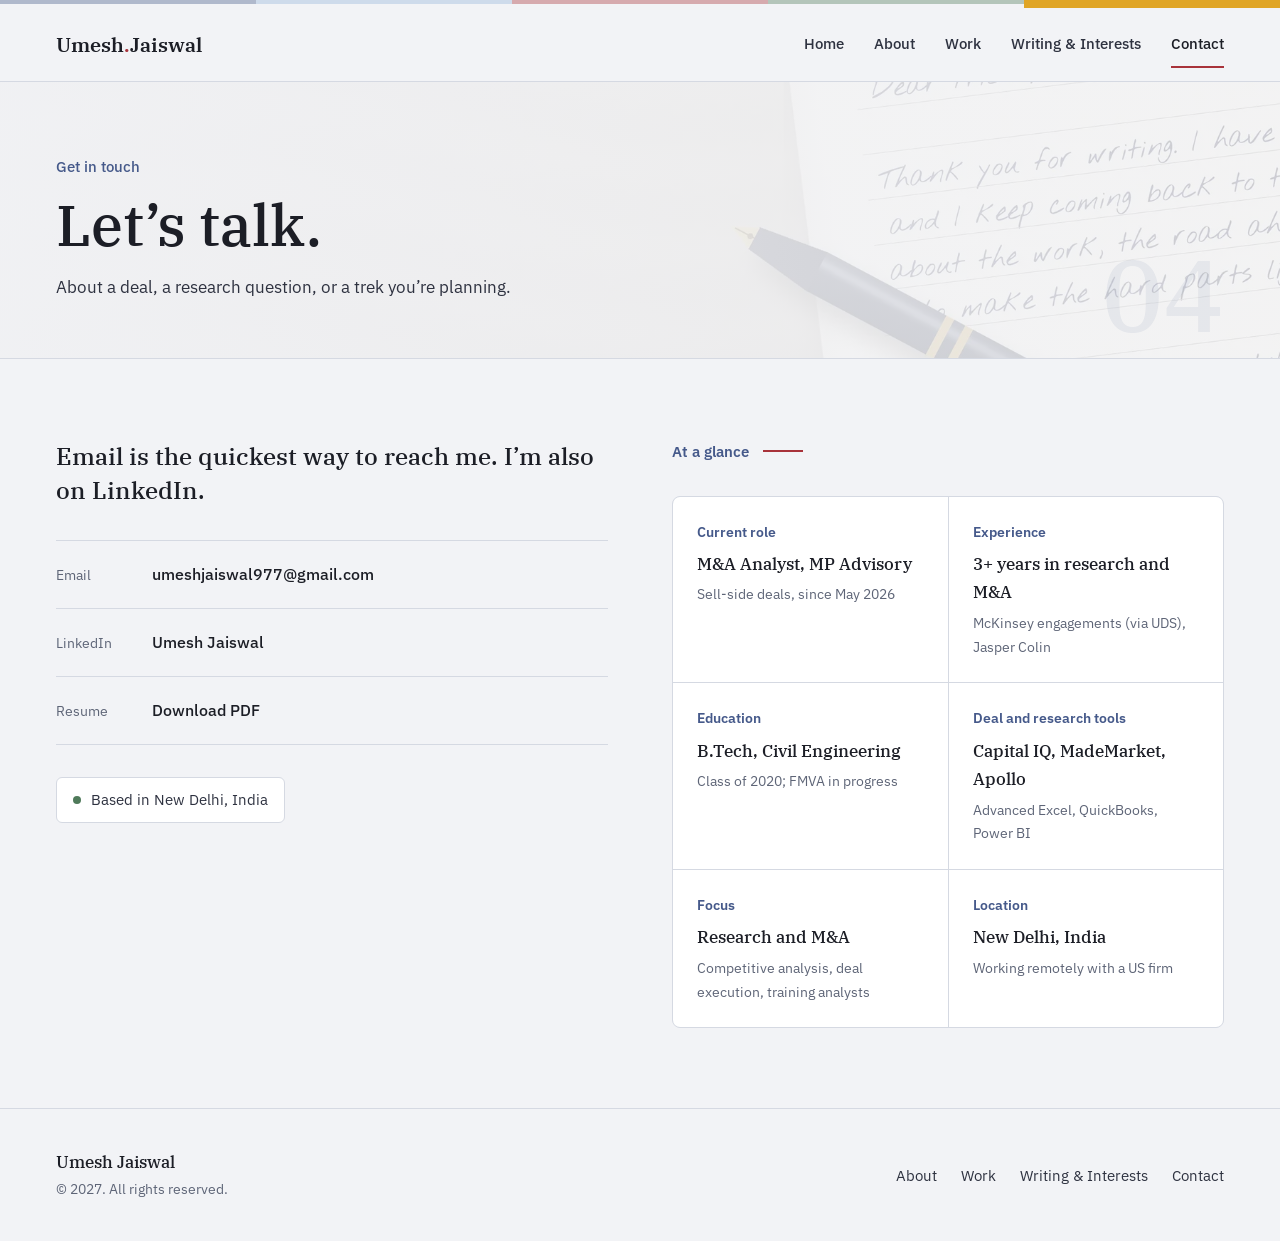
<file: contact.html>
<!DOCTYPE html>
<html lang="en">
<head>
<meta charset="UTF-8">
<meta name="viewport" content="width=device-width, initial-scale=1.0">
<title>Contact — Umesh Jaiswal</title>
<meta name="description" content="Contact Umesh Jaiswal, M&amp;A analyst in New Delhi.">
<link rel="icon" href="images/favicon.svg" type="image/svg+xml">
<link rel="preconnect" href="https://fonts.googleapis.com">
<link rel="preconnect" href="https://fonts.gstatic.com" crossorigin>
<link href="https://fonts.googleapis.com/css2?family=IBM+Plex+Sans:wght@400;500;600&amp;family=IBM+Plex+Serif:wght@500;600&amp;display=swap" rel="stylesheet">
<link rel="stylesheet" href="style.css">
<script>document.documentElement.classList.add('js');</script>
</head>
<body>

<header class="topbar">
  <div class="flags" aria-hidden="true"><span></span><span></span><span></span><span></span><span class="on"></span></div>
  <nav id="nav" aria-label="Main">
    <a href="index.html" class="nav-logo">Umesh<span>.</span>Jaiswal</a>
    <button class="menu-btn" type="button" aria-expanded="false" aria-controls="site-menu">Menu</button>
    <ul id="site-menu">
      <li><a href="index.html">Home</a></li>
      <li><a href="about.html">About</a></li>
      <li><a href="projects.html">Work</a></li>
      <li><a href="blog.html">Writing &amp; Interests</a></li>
      <li><a href="contact.html" class="active" aria-current="page">Contact</a></li>
    </ul>
  </nav>
</header>

<main>
<div class="ph ph-letter">
  <div class="ph-lbl">Get in touch</div>
  <h1>Let’s talk.</h1>
  <p>About a deal, a research question, or a trek you’re planning.</p>
  <div class="ph-num" aria-hidden="true">04</div>
</div>

<section class="s">
  <div class="wrap g2">
    <div class="rv">
      <p class="contact-intro">Email is the quickest way to reach me. I’m also on LinkedIn.</p>
      <a href="mailto:umeshjaiswal977@gmail.com" class="cl-link">
        <span class="cl-lbl">Email</span>
        <span class="cl-val">umeshjaiswal977@gmail.com</span>
      </a>
      <a href="https://www.linkedin.com/in/umesh-jaiswal-629976157" target="_blank" rel="noopener" class="cl-link">
        <span class="cl-lbl">LinkedIn</span>
        <span class="cl-val">Umesh Jaiswal</span>
      </a>
      <a href="Umesh_Jaiswal_Resume.pdf" class="cl-link">
        <span class="cl-lbl">Resume</span>
        <span class="cl-val">Download PDF</span>
      </a>
      <div class="avail"><span class="avail-dot" aria-hidden="true"></span>Based in New Delhi, India</div>
    </div>

    <div class="rv d2">
      <div class="sec-lbl">At a glance</div>
      <div class="snapshot-grid">
        <div class="snapshot-item">
          <div class="snapshot-label">Current role</div>
          <div class="snapshot-value">M&amp;A Analyst, MP Advisory</div>
          <div class="snapshot-sub">Sell-side deals, since May 2026</div>
        </div>
        <div class="snapshot-item">
          <div class="snapshot-label">Experience</div>
          <div class="snapshot-value">3+ years in research and M&amp;A</div>
          <div class="snapshot-sub">McKinsey engagements (via UDS), Jasper Colin</div>
        </div>
        <div class="snapshot-item">
          <div class="snapshot-label">Education</div>
          <div class="snapshot-value">B.Tech, Civil Engineering</div>
          <div class="snapshot-sub">Class of 2020; FMVA in progress</div>
        </div>
        <div class="snapshot-item">
          <div class="snapshot-label">Deal and research tools</div>
          <div class="snapshot-value">Capital IQ, MadeMarket, Apollo</div>
          <div class="snapshot-sub">Advanced Excel, QuickBooks, Power BI</div>
        </div>
        <div class="snapshot-item">
          <div class="snapshot-label">Focus</div>
          <div class="snapshot-value">Research and M&amp;A</div>
          <div class="snapshot-sub">Competitive analysis, deal execution, training analysts</div>
        </div>
        <div class="snapshot-item">
          <div class="snapshot-label">Location</div>
          <div class="snapshot-value">New Delhi, India</div>
          <div class="snapshot-sub">Working remotely with a US firm</div>
        </div>
      </div>
    </div>
  </div>
</section>
</main>

<footer>
  <div class="fl"><div class="fn">Umesh Jaiswal</div>© 2027. All rights reserved.</div>
  <nav class="fnav" aria-label="Footer">
    <a href="about.html">About</a>
    <a href="projects.html">Work</a>
    <a href="blog.html">Writing &amp; Interests</a>
    <a href="contact.html">Contact</a>
  </nav>
</footer>

<script src="main.js"></script>
</body>
</html>
</file>
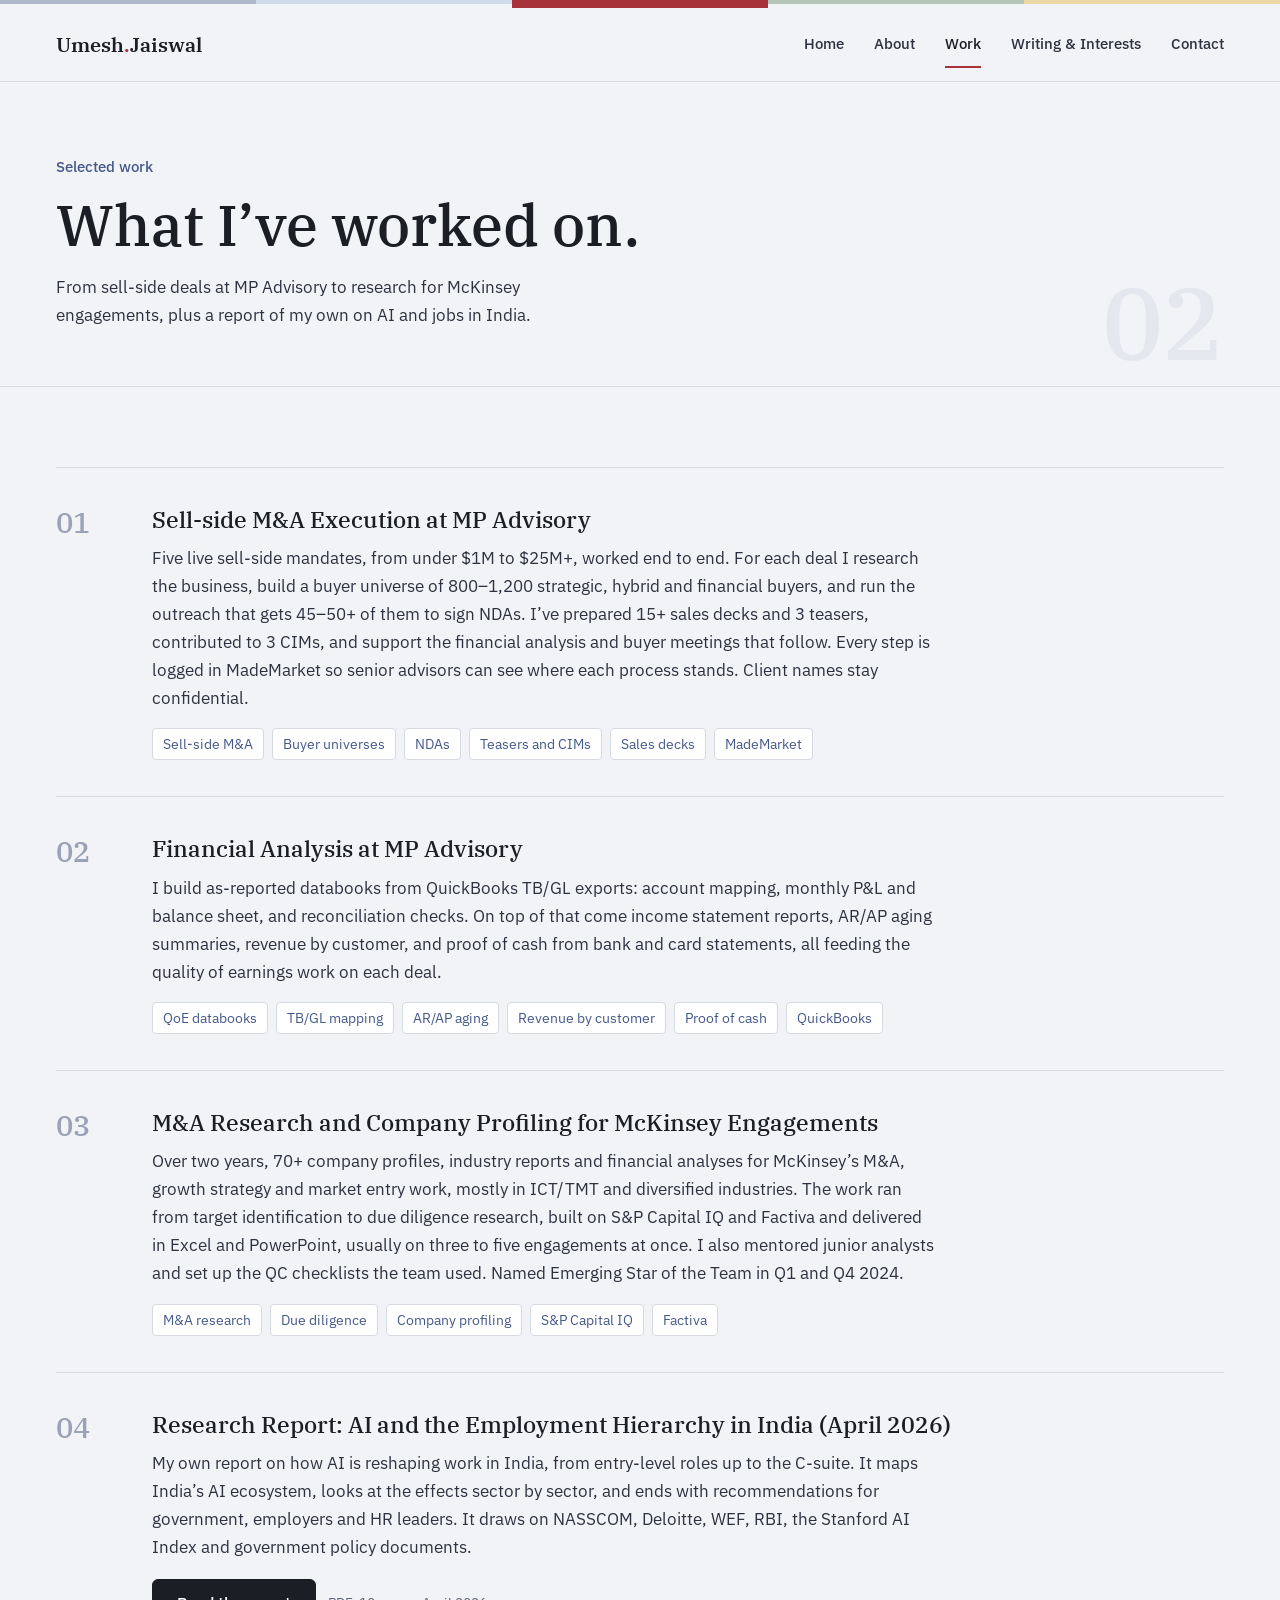
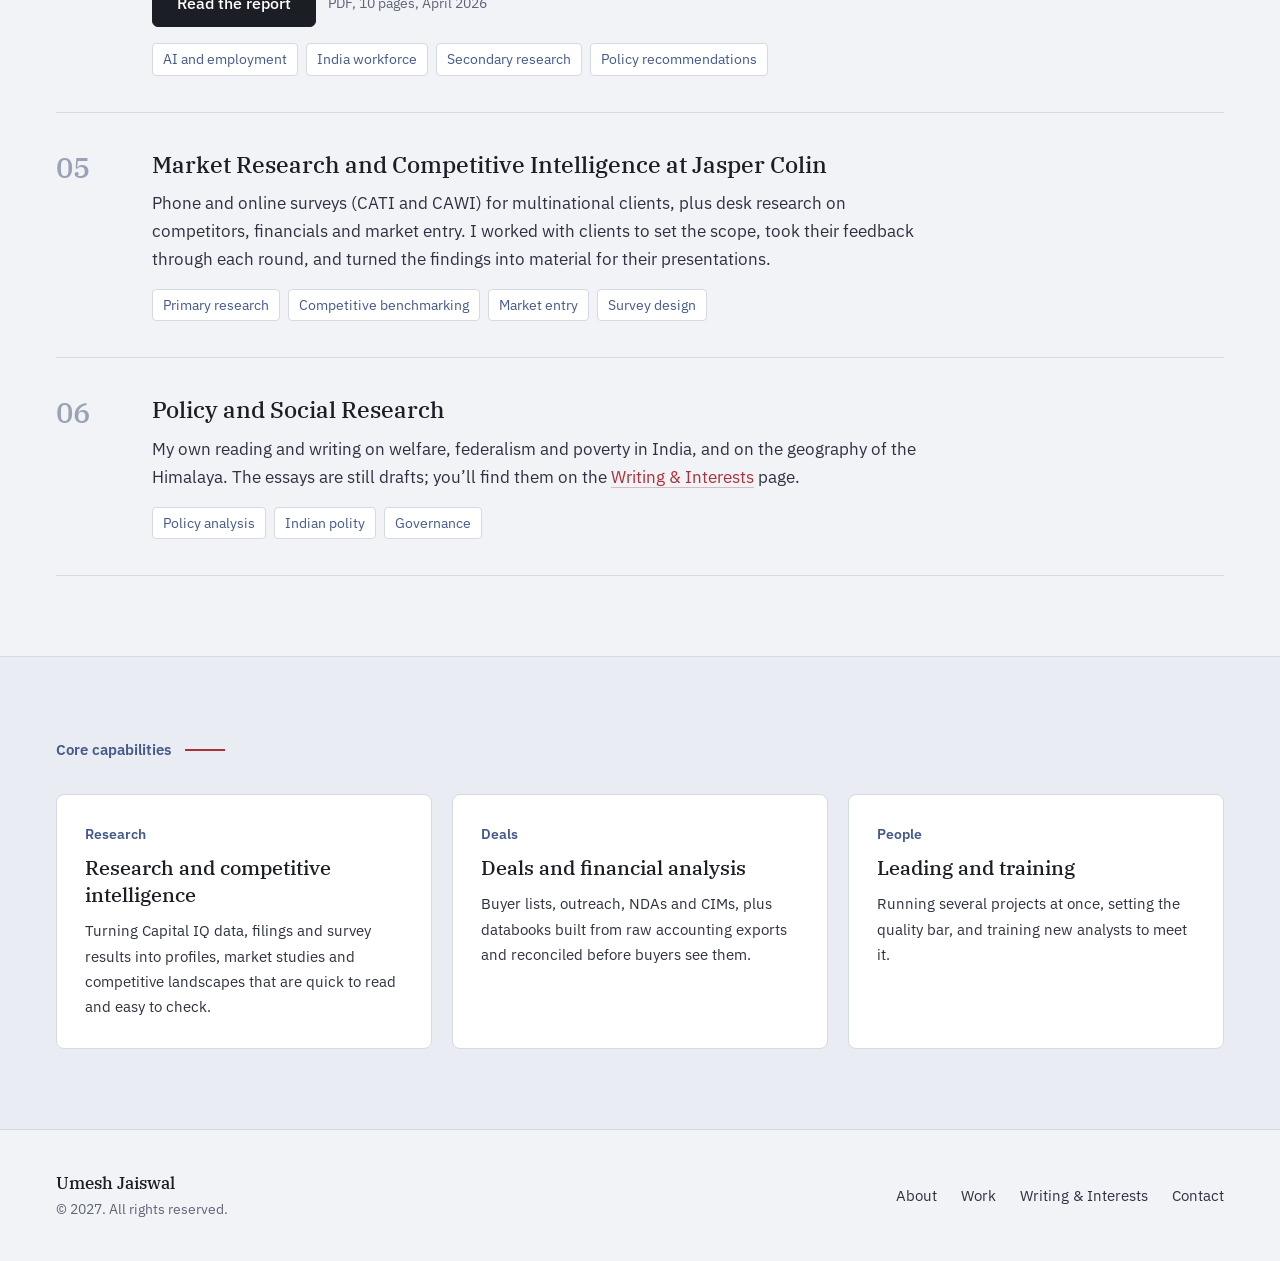
<file: projects.html>
<!DOCTYPE html>
<html lang="en">
<head>
<meta charset="UTF-8">
<meta name="viewport" content="width=device-width, initial-scale=1.0">
<title>Work — Umesh Jaiswal</title>
<meta name="description" content="Sell-side M&amp;A at MP Advisory, research for McKinsey engagements, and an independent report on AI and employment in India.">
<link rel="icon" href="images/favicon.svg" type="image/svg+xml">
<link rel="preconnect" href="https://fonts.googleapis.com">
<link rel="preconnect" href="https://fonts.gstatic.com" crossorigin>
<link href="https://fonts.googleapis.com/css2?family=IBM+Plex+Sans:wght@400;500;600&amp;family=IBM+Plex+Serif:wght@500;600&amp;display=swap" rel="stylesheet">
<link rel="stylesheet" href="style.css">
<script>document.documentElement.classList.add('js');</script>
</head>
<body>

<header class="topbar">
  <div class="flags" aria-hidden="true"><span></span><span></span><span class="on"></span><span></span><span></span></div>
  <nav id="nav" aria-label="Main">
    <a href="index.html" class="nav-logo">Umesh<span>.</span>Jaiswal</a>
    <button class="menu-btn" type="button" aria-expanded="false" aria-controls="site-menu">Menu</button>
    <ul id="site-menu">
      <li><a href="index.html">Home</a></li>
      <li><a href="about.html">About</a></li>
      <li><a href="projects.html" class="active" aria-current="page">Work</a></li>
      <li><a href="blog.html">Writing &amp; Interests</a></li>
      <li><a href="contact.html">Contact</a></li>
    </ul>
  </nav>
</header>

<main>
<div class="ph">
  <div class="ph-lbl">Selected work</div>
  <h1>What I’ve worked on.</h1>
  <p>From sell-side deals at MP Advisory to research for McKinsey engagements, plus a report of my own on AI and jobs in India.</p>
  <div class="ph-num" aria-hidden="true">02</div>
</div>

<section class="s">
  <div class="wrap">
  <div class="proj-list">

    <div class="proj-item rv">
      <div class="proj-n">01</div>
      <div>
        <h3>Sell-side M&amp;A Execution at MP Advisory</h3>
        <p>Five live sell-side mandates, from under $1M to $25M+, worked end to end. For each deal I research the business, build a buyer universe of 800–1,200 strategic, hybrid and financial buyers, and run the outreach that gets 45–50+ of them to sign NDAs. I’ve prepared 15+ sales decks and 3 teasers, contributed to 3 CIMs, and support the financial analysis and buyer meetings that follow. Every step is logged in MadeMarket so senior advisors can see where each process stands. Client names stay confidential.</p>
        <div class="tags">
          <span class="tag">Sell-side M&amp;A</span>
          <span class="tag">Buyer universes</span>
          <span class="tag">NDAs</span>
          <span class="tag">Teasers and CIMs</span>
          <span class="tag">Sales decks</span>
          <span class="tag">MadeMarket</span>
        </div>
      </div>
    </div>

    <div class="proj-item rv">
      <div class="proj-n">02</div>
      <div>
        <h3>Financial Analysis at MP Advisory</h3>
        <p>I build as-reported databooks from QuickBooks TB/GL exports: account mapping, monthly P&amp;L and balance sheet, and reconciliation checks. On top of that come income statement reports, AR/AP aging summaries, revenue by customer, and proof of cash from bank and card statements, all feeding the quality of earnings work on each deal.</p>
        <div class="tags">
          <span class="tag">QoE databooks</span>
          <span class="tag">TB/GL mapping</span>
          <span class="tag">AR/AP aging</span>
          <span class="tag">Revenue by customer</span>
          <span class="tag">Proof of cash</span>
          <span class="tag">QuickBooks</span>
        </div>
      </div>
    </div>

    <div class="proj-item rv">
      <div class="proj-n">03</div>
      <div>
        <h3>M&amp;A Research and Company Profiling for McKinsey Engagements</h3>
        <p>Over two years, 70+ company profiles, industry reports and financial analyses for McKinsey’s M&amp;A, growth strategy and market entry work, mostly in ICT/TMT and diversified industries. The work ran from target identification to due diligence research, built on S&amp;P Capital IQ and Factiva and delivered in Excel and PowerPoint, usually on three to five engagements at once. I also mentored junior analysts and set up the QC checklists the team used. Named Emerging Star of the Team in Q1 and Q4 2024.</p>
        <div class="tags">
          <span class="tag">M&amp;A research</span>
          <span class="tag">Due diligence</span>
          <span class="tag">Company profiling</span>
          <span class="tag">S&amp;P Capital IQ</span>
          <span class="tag">Factiva</span>
        </div>
      </div>
    </div>

    <div class="proj-item rv" id="report">
      <div class="proj-n">04</div>
      <div>
        <h3>Research Report: AI and the Employment Hierarchy in India (April 2026)</h3>
        <p>My own report on how AI is reshaping work in India, from entry-level roles up to the C-suite. It maps India’s AI ecosystem, looks at the effects sector by sector, and ends with recommendations for government, employers and HR leaders. It draws on NASSCOM, Deloitte, WEF, RBI, the Stanford AI Index and government policy documents.</p>
        <div class="report-row">
          <a href="Umesh_Jaiswal_AI_Ecosystem_Research.pdf" target="_blank" rel="noopener" class="btn btn-s">Read the report</a>
          <span>PDF, 10 pages, April 2026</span>
        </div>
        <div class="tags">
          <span class="tag">AI and employment</span>
          <span class="tag">India workforce</span>
          <span class="tag">Secondary research</span>
          <span class="tag">Policy recommendations</span>
        </div>
      </div>
    </div>

    <div class="proj-item rv">
      <div class="proj-n">05</div>
      <div>
        <h3>Market Research and Competitive Intelligence at Jasper Colin</h3>
        <p>Phone and online surveys (CATI and CAWI) for multinational clients, plus desk research on competitors, financials and market entry. I worked with clients to set the scope, took their feedback through each round, and turned the findings into material for their presentations.</p>
        <div class="tags">
          <span class="tag">Primary research</span>
          <span class="tag">Competitive benchmarking</span>
          <span class="tag">Market entry</span>
          <span class="tag">Survey design</span>
        </div>
      </div>
    </div>

    <div class="proj-item rv">
      <div class="proj-n">06</div>
      <div>
        <h3>Policy and Social Research</h3>
        <p>My own reading and writing on welfare, federalism and poverty in India, and on the geography of the Himalaya. The essays are still drafts; you’ll find them on the <a href="blog.html">Writing &amp; Interests</a> page.</p>
        <div class="tags">
          <span class="tag">Policy analysis</span>
          <span class="tag">Indian polity</span>
          <span class="tag">Governance</span>
        </div>
      </div>
    </div>

  </div>
  </div>
</section>

<section class="s alt">
  <div class="wrap">
  <div class="sec-lbl">Core capabilities</div>
  <div class="g3">
    <div class="card rv d1">
      <div class="card-lbl">Research</div>
      <h3>Research and competitive intelligence</h3>
      <p>Turning Capital IQ data, filings and survey results into profiles, market studies and competitive landscapes that are quick to read and easy to check.</p>
    </div>
    <div class="card rv d2">
      <div class="card-lbl">Deals</div>
      <h3>Deals and financial analysis</h3>
      <p>Buyer lists, outreach, NDAs and CIMs, plus databooks built from raw accounting exports and reconciled before buyers see them.</p>
    </div>
    <div class="card rv d3">
      <div class="card-lbl">People</div>
      <h3>Leading and training</h3>
      <p>Running several projects at once, setting the quality bar, and training new analysts to meet it.</p>
    </div>
  </div>
  </div>
</section>
</main>

<footer>
  <div class="fl"><div class="fn">Umesh Jaiswal</div>© 2027. All rights reserved.</div>
  <nav class="fnav" aria-label="Footer">
    <a href="about.html">About</a>
    <a href="projects.html">Work</a>
    <a href="blog.html">Writing &amp; Interests</a>
    <a href="contact.html">Contact</a>
  </nav>
</footer>

<script src="main.js"></script>
</body>
</html>
</file>
<file: style.css>
/* ============================================================
   UMESH JAISWAL — SHARED STYLESHEET
   Light theme; colours taken from the Chandrashila summit photos
   ============================================================ */

:root{
  --bg:#F2F3F6; --bg2:#FFFFFF; --border:#D5D9E2;
  --t1:#1C1E26; --t2:#2E3240; --t3:#5E6577;
  --slate:#45598A; --crimson:#A8323A; --crimson-dk:#7E2229; --pine:#4F7A5A; --saffron:#E0A526;
  --serif:'IBM Plex Serif',Georgia,serif; --sans:'IBM Plex Sans',system-ui,-apple-system,'Segoe UI',sans-serif;
}
*,*::before,*::after{margin:0;padding:0;box-sizing:border-box;}
@media (prefers-reduced-motion:no-preference){html{scroll-behavior:smooth;}}
body{font-family:var(--sans);background:var(--bg);color:var(--t1);font-size:17px;line-height:1.65;-webkit-font-smoothing:antialiased;}
img{max-width:100%;display:block;}
a{color:var(--crimson);}
a:hover{color:var(--crimson-dk);}
:focus-visible{outline:3px solid var(--slate);outline-offset:3px;border-radius:2px;}

/* PRAYER-FLAG STRIP + NAV */
.flags{display:flex;height:6px;}
.flags span{flex:1;}
.flags span:nth-child(1){background:var(--slate);}
.flags span:nth-child(2){background:#93B4DB;}
.flags span:nth-child(3){background:var(--crimson);}
.flags span:nth-child(4){background:var(--pine);}
.flags span:nth-child(5){background:var(--saffron);}
.topbar{position:sticky;top:0;z-index:100;background:rgba(242,243,246,.94);backdrop-filter:blur(12px);-webkit-backdrop-filter:blur(12px);transition:box-shadow .3s;}
.topbar.scrolled{box-shadow:0 2px 16px rgba(28,30,38,.08);}
nav#nav{display:flex;flex-wrap:wrap;align-items:center;justify-content:space-between;gap:4px 24px;padding:12px 56px;border-bottom:1px solid var(--border);}
.nav-logo{font-family:var(--serif);font-size:1.25rem;font-weight:600;color:var(--t1);text-decoration:none;padding:8px 0;}
.nav-logo span{color:var(--crimson);}
nav#nav ul{list-style:none;display:flex;flex-wrap:wrap;gap:0 30px;}
nav#nav ul a{display:inline-block;padding:10px 0;color:var(--t2);text-decoration:none;font-size:.95rem;font-weight:500;border-bottom:2px solid transparent;}
nav#nav ul a:hover{color:var(--crimson);}
nav#nav ul a.active{color:var(--t1);border-bottom-color:var(--crimson);}

/* PAGE HEADER */
.ph{padding:72px 56px 56px;position:relative;border-bottom:1px solid var(--border);overflow:hidden;}
.ph-lbl{font-size:.95rem;font-weight:500;color:var(--slate);margin-bottom:14px;}
.ph h1{font-family:var(--serif);font-size:clamp(2.3rem,5vw,3.6rem);font-weight:500;line-height:1.12;max-width:760px;}
.ph p{margin-top:16px;font-size:1.06rem;color:var(--t2);max-width:560px;}
.ph-num{position:absolute;right:56px;bottom:12px;font-family:var(--serif);font-size:clamp(4rem,8vw,7rem);font-weight:500;color:rgba(69,89,138,.08);line-height:1;user-select:none;}

/* SECTIONS */
section.s{padding:80px 56px;position:relative;}
section.s+section.s{border-top:1px solid var(--border);}
.alt{background:#E9ECF2;}
.sec-lbl{font-size:.95rem;font-weight:600;color:var(--slate);margin-bottom:32px;display:flex;align-items:center;gap:14px;}
.sec-lbl::after{content:'';width:40px;height:2px;background:var(--crimson);}
.wrap{max-width:1168px;margin:0 auto;}

/* GRIDS */
.g3{display:grid;grid-template-columns:repeat(3,1fr);gap:20px;}
.g2{display:grid;grid-template-columns:1fr 1fr;gap:64px;align-items:start;}
.g21{display:grid;grid-template-columns:1fr 1fr;gap:72px;align-items:start;}

/* CARDS */
.card{background:var(--bg2);border:1px solid var(--border);border-radius:8px;padding:28px;transition:border-color .25s;}
.card:hover{border-color:#B7BECC;}
.card-lbl{font-size:.88rem;font-weight:600;color:var(--slate);margin-bottom:8px;}
.card h3{font-family:var(--serif);font-size:1.25rem;font-weight:500;line-height:1.35;margin-bottom:10px;}
.card p{font-size:.96rem;color:var(--t2);}
.card-meta{font-size:.88rem;color:var(--t3);margin-bottom:10px;}
.card-lnk{display:inline-block;margin-top:16px;font-size:.95rem;font-weight:500;padding:6px 0;}
.card-lnk.muted{color:var(--t3);text-decoration:none;cursor:default;}

/* PILLAR GRID */
.pillar-grid{display:grid;grid-template-columns:repeat(3,1fr);gap:1px;background:var(--border);border:1px solid var(--border);border-radius:8px;overflow:hidden;}
.pillar{background:var(--bg2);padding:32px 28px;}
.pillar .icon{font-size:1.4rem;margin-bottom:12px;display:block;}
.pillar h4{font-family:var(--serif);font-size:1.2rem;font-weight:500;margin-bottom:8px;}
.pillar p{font-size:.96rem;color:var(--t2);}

/* STATS ROW */
.stat-row{display:flex;border:1px solid var(--border);border-radius:8px;overflow:hidden;margin-top:48px;background:var(--bg2);}
.sr-item{flex:1;padding:28px;border-right:1px solid var(--border);}
.sr-item:last-child{border-right:none;}
.sr-item .n{font-family:var(--serif);font-size:2.4rem;font-weight:500;color:var(--slate);line-height:1;}
.sr-item .n sup{font-size:1rem;}
.sr-item .d{font-size:.9rem;color:var(--t3);margin-top:8px;}

/* PROJECT LIST */
.proj-item{display:grid;grid-template-columns:72px 1fr;gap:24px;padding:36px 0;border-bottom:1px solid var(--border);align-items:start;}
.proj-item:first-child{border-top:1px solid var(--border);}
.proj-n{font-family:var(--serif);font-size:1.8rem;font-weight:500;color:#9AA3B5;line-height:1;padding-top:4px;}
.proj-item h3{font-family:var(--serif);font-size:1.45rem;font-weight:500;line-height:1.3;margin-bottom:10px;}
.proj-item p{color:var(--t2);max-width:46em;}
.tags{display:flex;flex-wrap:wrap;gap:8px;margin-top:16px;}
.tag{font-size:.85rem;padding:4px 10px;border:1px solid var(--border);background:var(--bg2);color:var(--slate);border-radius:4px;}
.report-row{margin-top:18px;display:flex;flex-wrap:wrap;gap:12px;align-items:center;}
.report-row span{font-size:.9rem;color:var(--t3);}

/* EXPERIENCE TIMELINE */
.exp-list{display:flex;flex-direction:column;}
.exp-item{display:grid;grid-template-columns:220px 1fr;gap:40px;padding:36px 0;border-bottom:1px solid var(--border);align-items:start;}
.exp-item:first-child{border-top:1px solid var(--border);}
.exp-meta{text-align:right;padding-top:4px;}
.exp-period{font-size:.92rem;font-weight:500;color:var(--crimson);display:block;margin-bottom:6px;}
.exp-org{font-size:.92rem;color:var(--t3);line-height:1.5;}
.exp-org em{font-style:normal;display:block;}
.exp-role{font-family:var(--serif);font-size:1.3rem;font-weight:500;margin-bottom:10px;}
.exp-desc{color:var(--t2);max-width:46em;}
.exp-tags{display:flex;flex-wrap:wrap;gap:8px;margin-top:14px;}
.award-badge{display:inline-block;margin-top:14px;padding:6px 12px;background:#FBF1DA;border:1px solid #EBCB80;border-radius:4px;font-size:.88rem;color:#6B4A07;}
.exp-sub{font-family:var(--serif);font-size:1.35rem;font-weight:500;padding:40px 0 4px;}

/* CONTACT */
.contact-intro{font-family:var(--serif);font-size:1.5rem;font-weight:500;line-height:1.45;margin-bottom:32px;}
.cl-link{display:flex;align-items:center;gap:16px;padding:20px 0;border-bottom:1px solid var(--border);text-decoration:none;color:var(--t1);}
.cl-link:first-of-type{border-top:1px solid var(--border);}
.cl-link:hover{color:var(--crimson);}
.cl-lbl{font-size:.9rem;color:var(--t3);width:80px;flex-shrink:0;}
.cl-val{font-size:1.02rem;font-weight:500;word-break:break-word;}
.avail{display:inline-flex;align-items:center;gap:10px;margin-top:32px;padding:10px 16px;border:1px solid var(--border);background:var(--bg2);border-radius:6px;font-size:.92rem;color:var(--t2);}
.avail-dot{width:8px;height:8px;border-radius:50%;background:var(--pine);}

/* SNAPSHOT GRID */
.snapshot-grid{display:grid;grid-template-columns:repeat(2,1fr);gap:1px;background:var(--border);border:1px solid var(--border);border-radius:8px;overflow:hidden;}
.snapshot-item{background:var(--bg2);padding:24px;}
.snapshot-label{font-size:.88rem;font-weight:600;color:var(--slate);margin-bottom:6px;}
.snapshot-value{font-family:var(--serif);font-size:1.08rem;font-weight:500;margin-bottom:4px;}
.snapshot-sub{font-size:.9rem;color:var(--t3);}

/* PHOTOS — Chandrashila mosaic */
.photo-mosaic{display:grid;grid-template-columns:1fr 1fr;grid-template-rows:auto auto;gap:12px;}
.photo-mosaic figure{position:relative;margin:0;}
.photo-mosaic .pm-main{grid-row:1/3;}
.photo-mosaic img{width:100%;height:100%;object-fit:cover;border-radius:8px;}
.photo-mosaic .pm-sm img{height:auto;aspect-ratio:4/3;}
.photo-mosaic figcaption,.gallery figcaption{font-size:.9rem;color:var(--t3);margin-top:8px;}
.photo-mosaic .pm-main{display:flex;flex-direction:column;}
.photo-mosaic .pm-main img{flex:1 1 0;min-height:0;}

/* PHOTOS — Himachal gallery */
.trek-head{font-family:var(--serif);font-size:1.4rem;font-weight:500;margin:64px 0 8px;}
.trek-head.first{margin-top:0;}
.trek-note{color:var(--t2);max-width:640px;margin-bottom:24px;}
.gallery{display:grid;grid-template-columns:repeat(3,minmax(0,1fr));grid-auto-flow:row dense;gap:24px 12px;}
.gallery figure{margin:0;min-width:0;display:flex;flex-direction:column;}
.gallery img{width:100%;height:auto;aspect-ratio:4/5;object-fit:cover;border-radius:8px;background:#E3E6EC;}
.gallery .wide{grid-column:span 2;}
.gallery .wide img{aspect-ratio:auto;flex:1 1 0;min-height:0;}

/* INTEREST CARDS */
.interest-grid{display:grid;grid-template-columns:repeat(3,1fr);gap:1px;background:var(--border);border:1px solid var(--border);border-radius:8px;overflow:hidden;}
.interest-grid.two{grid-template-columns:1fr 1fr;border-top:none;border-radius:0 0 8px 8px;}
.interest-grid.top{border-radius:8px 8px 0 0;}
.interest-card{background:var(--bg2);padding:32px 28px;}
.interest-card .ic-icon{font-size:1.4rem;margin-bottom:12px;display:block;}
.interest-card h4{font-family:var(--serif);font-size:1.2rem;font-weight:500;margin-bottom:8px;}
.interest-card p{font-size:.96rem;color:var(--t2);}

/* TYPOGRAPHY */
h2{font-family:var(--serif);font-size:clamp(1.9rem,3.4vw,2.6rem);font-weight:500;line-height:1.2;margin-bottom:20px;}
.lead{font-size:1.04rem;color:var(--t2);line-height:1.75;}
.lead+.lead{margin-top:14px;}
.text-link{display:inline-block;margin-top:24px;font-weight:500;padding:6px 0;}

/* BUTTONS */
.btn{display:inline-flex;align-items:center;min-height:48px;padding:0 24px;font-family:var(--sans);font-size:1rem;font-weight:500;text-decoration:none;border-radius:6px;}
.btn-s{background:var(--t1);color:#FFFFFF;border:1.5px solid var(--t1);}
.btn-s:hover{background:#33374A;color:#FFFFFF;}
.btn-o{background:transparent;color:var(--t1);border:1.5px solid var(--t1);}
.btn-o:hover{background:var(--bg2);color:var(--t1);}

/* FOOTER */
footer{padding:40px 56px;border-top:1px solid var(--border);display:flex;flex-wrap:wrap;gap:16px 24px;justify-content:space-between;align-items:center;}
.fl .fn{font-family:var(--serif);font-size:1.05rem;font-weight:500;color:var(--t1);}
.fl{font-size:.9rem;color:var(--t3);}
.fnav{display:flex;flex-wrap:wrap;gap:4px 24px;}
.fnav a{font-size:.95rem;color:var(--t2);text-decoration:none;padding:8px 0;}
.fnav a:hover{color:var(--crimson);}

/* REVEAL (only when JavaScript is running, and never for reduced motion) */
.js .rv{opacity:0;transform:translateY(16px);transition:opacity .6s ease,transform .6s ease;}
.js .rv.in{opacity:1;transform:none;}
.d1{transition-delay:.06s}.d2{transition-delay:.12s}.d3{transition-delay:.18s}
@media (prefers-reduced-motion:reduce){.js .rv{opacity:1;transform:none;transition:none;}}

/* HOMEPAGE — HERO */
.hero{display:flex;flex-wrap:wrap;align-items:center;justify-content:space-between;gap:48px 64px;max-width:1280px;margin:0 auto;padding:72px 56px 112px;position:relative;}
.hero-inner{flex:1 1 460px;min-width:0;max-width:660px;}
.eyebrow{font-size:1rem;font-weight:500;color:var(--slate);margin-bottom:20px;}
.hero h1{font-family:var(--serif);font-size:clamp(2.6rem,5.6vw,4.4rem);font-weight:500;line-height:1.06;letter-spacing:-.01em;}
.hero-sub{margin-top:24px;font-size:1.12rem;color:var(--t2);max-width:560px;line-height:1.7;}
.ctas{margin-top:36px;display:flex;flex-wrap:wrap;gap:12px;}
.hero-links{margin-top:20px;display:flex;flex-wrap:wrap;gap:4px 28px;}
.hero-links a{font-weight:500;padding:6px 0;}
.headshot{flex:0 1 420px;width:420px;height:auto;aspect-ratio:1/1;object-fit:cover;border-radius:10px;box-shadow:0 12px 32px rgba(28,30,38,.12);}
.scroll-hint{position:absolute;bottom:32px;left:56px;display:inline-flex;align-items:center;gap:10px;padding:8px 0;font-size:.92rem;font-weight:500;color:var(--slate);text-decoration:none;}
.scroll-hint svg{width:14px;height:24px;fill:none;stroke:var(--crimson);stroke-width:1.6;stroke-linecap:round;stroke-linejoin:round;}
.scroll-hint:hover{color:var(--crimson);}
@media (prefers-reduced-motion:no-preference){.scroll-hint svg{animation:nudge 1.8s ease-in-out infinite;}}
@keyframes nudge{0%,100%{transform:translateY(0)}50%{transform:translateY(5px)}}
section[id]{scroll-margin-top:84px;}

/* HOMEPAGE — WHAT DEFINES ME / ABOUT / STATS */
.svc-grid{display:grid;grid-template-columns:repeat(3,1fr);gap:1px;background:var(--border);border:1px solid var(--border);border-radius:8px;overflow:hidden;}
.svc{background:var(--bg2);padding:36px 28px;}
.svc-n{font-family:var(--serif);font-size:2rem;font-weight:500;color:#B7BECC;line-height:1;margin-bottom:16px;}
.svc-tag{font-size:.88rem;font-weight:600;color:var(--slate);margin-bottom:8px;}
.svc h3{font-family:var(--serif);font-size:1.3rem;font-weight:500;margin-bottom:10px;}
.svc p{font-size:.96rem;color:var(--t2);}
.two-col{display:grid;grid-template-columns:1.2fr 1fr;gap:72px;align-items:center;}
.stats-side{border-left:1px solid var(--border);padding-left:56px;}
.stat{padding:22px 0;border-bottom:1px solid var(--border);}
.stat:last-child{border-bottom:none;}
.stat .n{font-family:var(--serif);font-size:2.6rem;font-weight:500;color:var(--slate);line-height:1;}
.stat .n sup{font-size:1.05rem;}
.stat .d{font-size:.92rem;color:var(--t3);margin-top:6px;}
.cards{display:grid;grid-template-columns:repeat(3,1fr);gap:20px;}

/* TABLET */
@media(max-width:900px){
  nav#nav{padding:10px 20px;}
  .ph{padding:48px 20px 40px;}
  .ph-num{display:none;}
  section.s{padding:56px 20px;}
  .hero{padding:40px 20px 72px;gap:32px;}
  .scroll-hint{display:none;}
  .svc-grid,.two-col,.cards,.g3,.g2,.g21,.pillar-grid,.snapshot-grid,.interest-grid,.interest-grid.two{grid-template-columns:1fr;}
  .interest-grid.two{border-top:1px solid var(--border);margin-top:-1px;}
  .stats-side{border-left:none;padding-left:0;border-top:1px solid var(--border);padding-top:16px;}
  .stat-row{flex-direction:column;}
  .sr-item{border-right:none;border-bottom:1px solid var(--border);}
  .sr-item:last-child{border-bottom:none;}
  footer{flex-direction:column;align-items:flex-start;padding:32px 20px;}
  .proj-item{grid-template-columns:1fr;gap:4px;}
  .proj-n{font-size:1.2rem;}
  .exp-item{grid-template-columns:1fr;gap:8px;}
  .exp-meta{text-align:left;}
  .gallery{grid-template-columns:repeat(2,minmax(0,1fr));}
  .gallery .wide img{flex:none;height:auto;aspect-ratio:16/10;}
}

/* PHONE */
@media(max-width:640px){
  nav#nav ul{gap:0 16px;}
  nav#nav ul a{font-size:.9rem;}
  .headshot{order:-1;flex-basis:auto;width:200px;}
  .hero h1{font-size:2.5rem;}
  .photo-mosaic{grid-template-columns:1fr;}
  .photo-mosaic .pm-main{grid-row:auto;}
  .photo-mosaic .pm-main img{flex:none;aspect-ratio:3/4;}
}

/* Phones: let the top bar scroll away so the two-line menu doesn't cover the page */
@media(max-width:640px){ .topbar{position:static;} }

/* Writing & Interests: faint mountain photos behind the header and the interests section */
.ph-photo{background:linear-gradient(180deg,rgba(242,243,246,.80) 0%,rgba(242,243,246,.90) 70%,var(--bg) 100%),url('images/bg-mountains.webp') center 35%/cover no-repeat;}
.bg-snow{background:linear-gradient(180deg,var(--bg) 0%,rgba(242,243,246,.90) 25%,rgba(242,243,246,.90) 75%,var(--bg) 100%),url('images/bg-snowline.webp') center 55%/cover no-repeat;}
.essays{gap:20px;align-items:stretch;}

.essays .wide{grid-column:1/-1;}

/* ---------- Interaction details ---------- */

.flags{position:relative;}

/* Links in text: faint line at rest, red line draws in on hover */
main p a:not(.btn),.card-lnk,.hero-links a,.fnav a{
  text-decoration:none;
  background-image:linear-gradient(var(--crimson),var(--crimson)),linear-gradient(rgba(168,50,58,.3),rgba(168,50,58,.3));
  background-size:0 1.5px,100% 1px;background-position:0 100%,0 100%;background-repeat:no-repeat;
  transition:background-size .3s ease,color .2s;
}
.fnav a{background-image:linear-gradient(var(--crimson),var(--crimson));background-size:0 1.5px;}
main p a:not(.btn):hover,.card-lnk:hover,.hero-links a:hover{background-size:100% 1.5px,100% 1px;}
.fnav a:hover{background-size:100% 1.5px;}

/* Trek photos: gentle zoom on hover, open large on click */
.zoom{display:block;overflow:hidden;border-radius:8px;}
.zoom img{border-radius:0;transition:transform .6s ease;}
.zoom:hover img,.zoom:focus-visible img{transform:scale(1.05);}
.gallery .wide .zoom,.photo-mosaic .pm-main .zoom{flex:1 1 0;min-height:0;}
.gallery .wide .zoom img,.photo-mosaic .pm-main .zoom img{height:100%;}
@media(max-width:900px){.gallery .wide .zoom{flex:none;}.gallery .wide .zoom img{height:auto;}}
@media(max-width:640px){.photo-mosaic .pm-main .zoom{flex:none;}.photo-mosaic .pm-main .zoom img{height:auto;}}
.lightbox{position:fixed;inset:0;z-index:9000;background:rgba(20,22,30,.9);display:flex;align-items:center;justify-content:center;padding:56px 20px 24px;}
.lightbox figure{margin:0;max-width:min(1100px,100%);display:flex;flex-direction:column;align-items:center;}
.lightbox img{max-width:100%;max-height:calc(100vh - 140px);width:auto;height:auto;border-radius:6px;}
.lightbox figcaption{color:#E6E8EE;font-size:.95rem;margin-top:12px;text-align:center;}
.lb-close{position:absolute;top:14px;right:18px;min-width:44px;min-height:44px;border:1px solid rgba(255,255,255,.4);border-radius:6px;background:transparent;color:#FFFFFF;font:500 .95rem var(--sans);cursor:pointer;padding:0 14px;}
.lb-close:hover{background:rgba(255,255,255,.1);}

/* Following cursor: mouse and trackpad only, never on touch screens */
.cur-dot,.cur-ring{position:fixed;top:0;left:0;pointer-events:none;border-radius:50%;z-index:9999;opacity:0;}
.cur-dot{width:8px;height:8px;margin:-4px 0 0 -4px;background:var(--crimson);transition:opacity .2s;}
.cur-ring{width:28px;height:28px;margin:-14px 0 0 -14px;border:1.5px solid var(--slate);transition:opacity .2s,width .25s,height .25s,margin .25s,background-color .25s,border-color .25s;}
.cur-ring.big{width:46px;height:46px;margin:-23px 0 0 -23px;background-color:rgba(168,50,58,.08);border-color:var(--crimson);}
.cur-on .cur-dot,.cur-on .cur-ring{opacity:1;}
.lb-open .cur-ring{border-color:#FFFFFF;}
@media (prefers-reduced-motion:reduce){.zoom img{transition:none;}.cur-ring{transition:opacity .2s;}}

/* Line icons (Tabler Icons, MIT licence) in place of emoji */
.line-icon{width:30px;height:30px;color:var(--slate);display:block;}
.ic-icon,.pillar .icon{font-size:0;line-height:0;}

/* Phone menu: a compact Menu button that opens the links */
.menu-btn{display:none;}
@media(max-width:640px){
  .js .menu-btn{display:inline-flex;align-items:center;min-height:44px;padding:0 16px;border:1.5px solid var(--t1);border-radius:6px;background:transparent;color:var(--t1);font:500 .95rem var(--sans);cursor:pointer;}
  .js .menu-btn[aria-expanded="true"]{background:var(--t1);color:#FFFFFF;}
  .js nav#nav ul{display:none;width:100%;flex-direction:column;gap:0;padding:6px 0 4px;border-top:1px solid var(--border);margin-top:8px;}
  .js nav#nav.open ul{display:flex;}
  .js nav#nav ul a{display:block;padding:12px 2px;font-size:1rem;border-bottom:none;}
  .js nav#nav ul a.active{color:var(--crimson);}
}

/* Prayer-flag strip: the colour for the current page stands out */
.flags{display:flex;height:8px;align-items:flex-start;}
.flags span{flex:1;height:4px;opacity:.38;}
.flags span.on{height:8px;opacity:1;}

/* Contact page: faint letter, paper and pen behind the header */
.ph-letter{background:linear-gradient(90deg,rgba(242,243,246,.97) 0%,rgba(242,243,246,.90) 40%,rgba(242,243,246,.80) 100%),url('images/bg-letter.webp') right center/cover no-repeat;}
</file>
